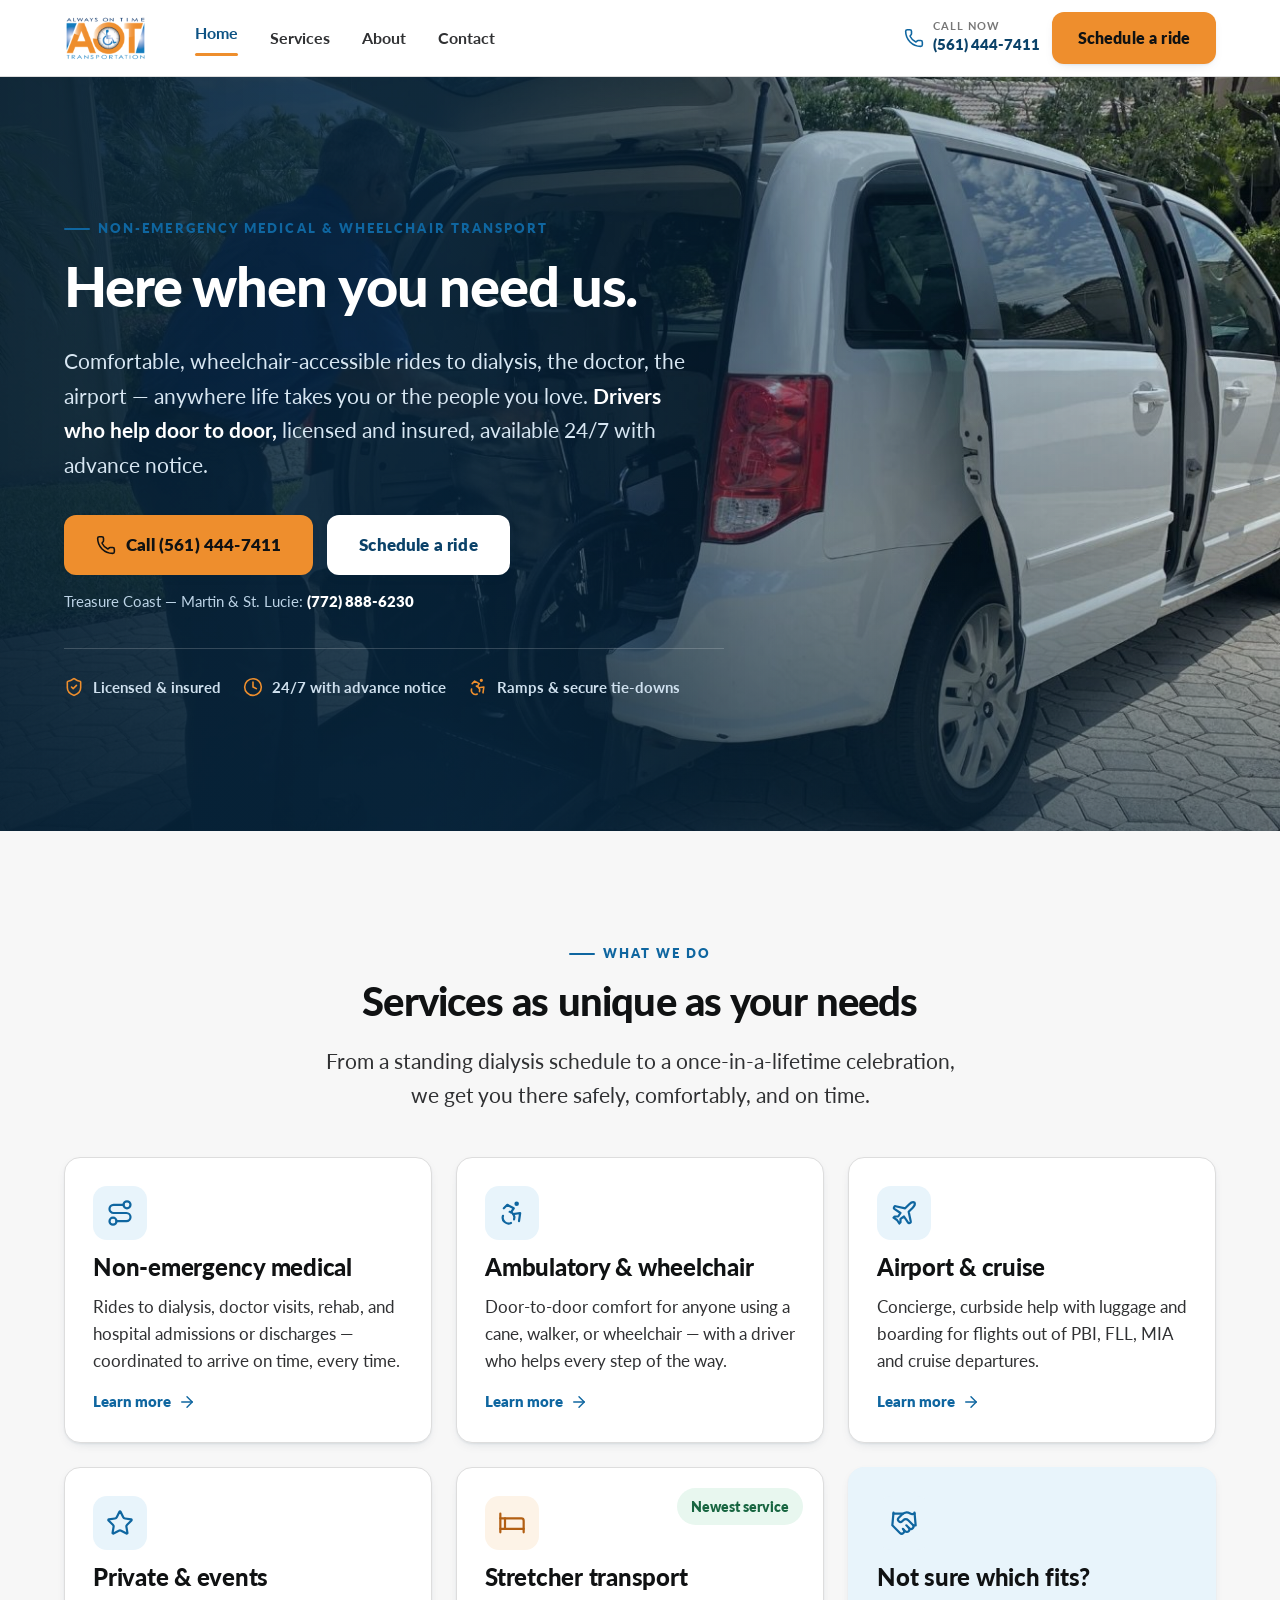
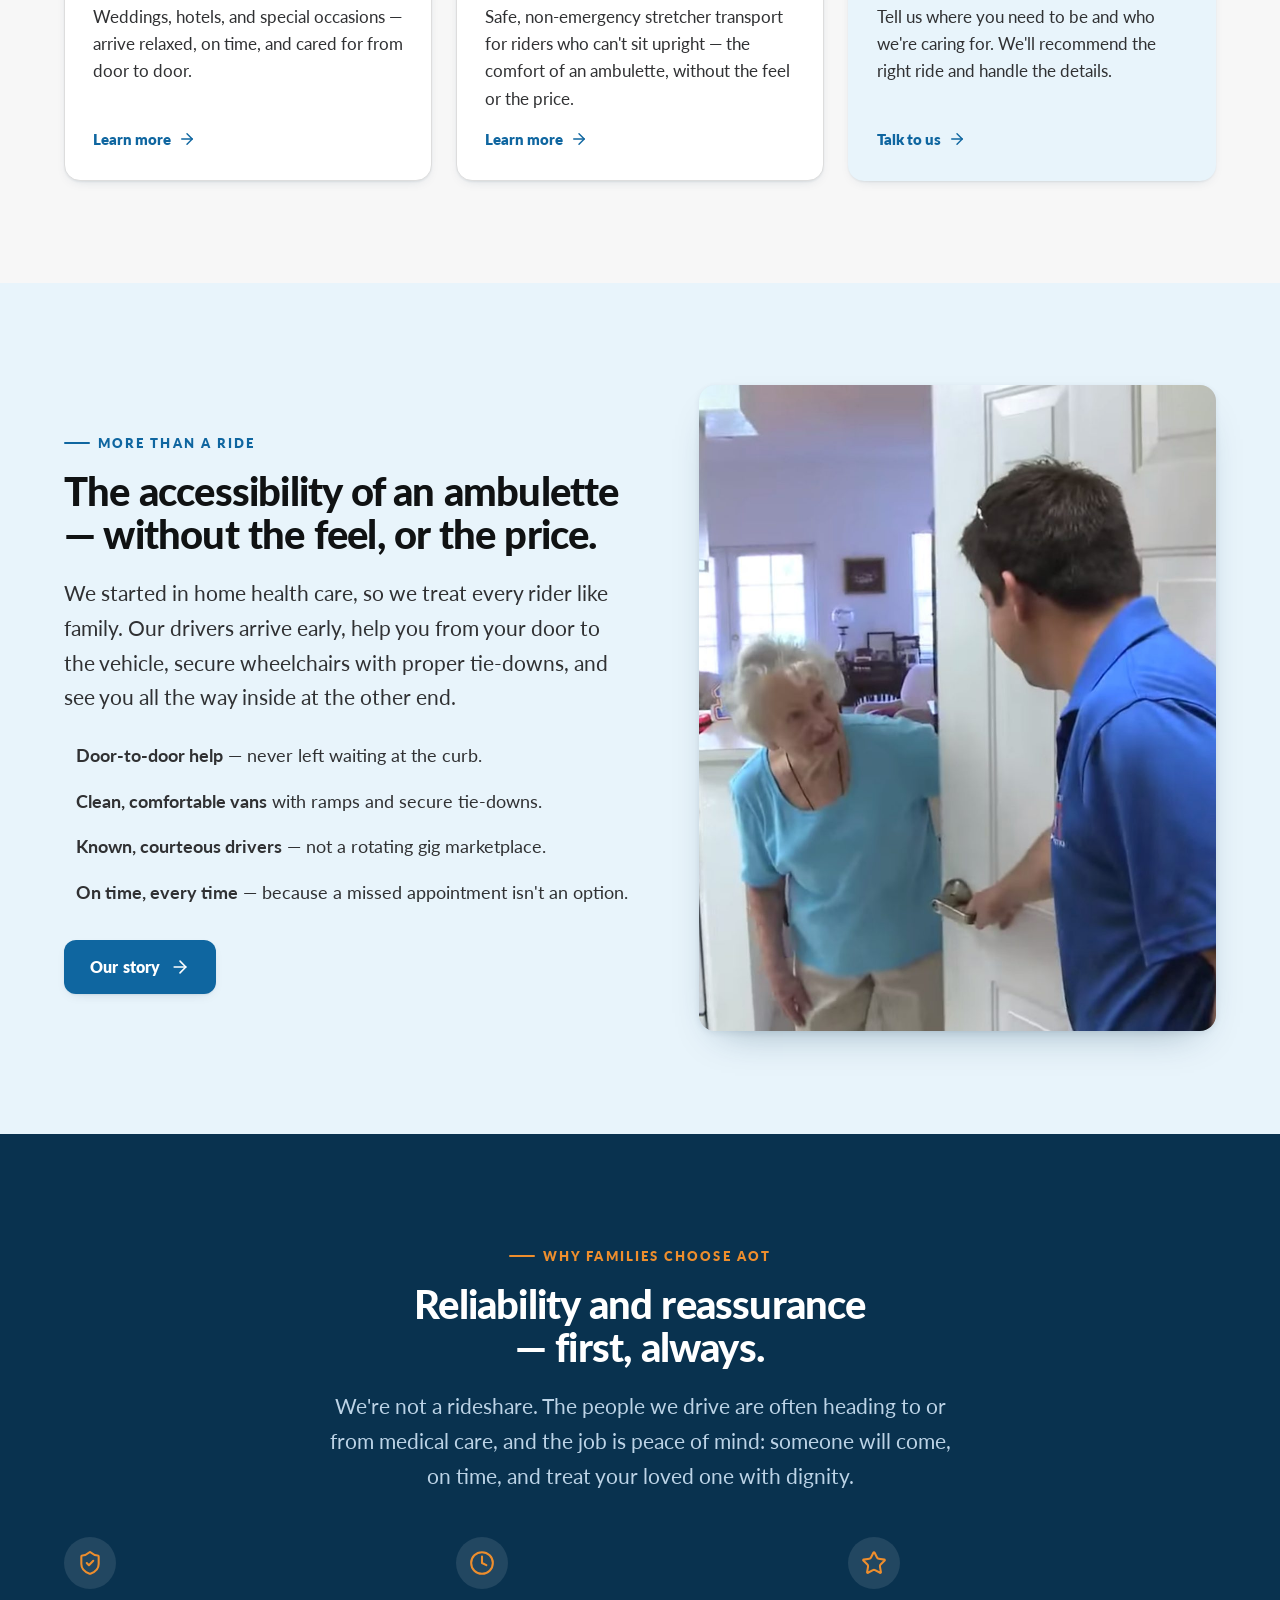
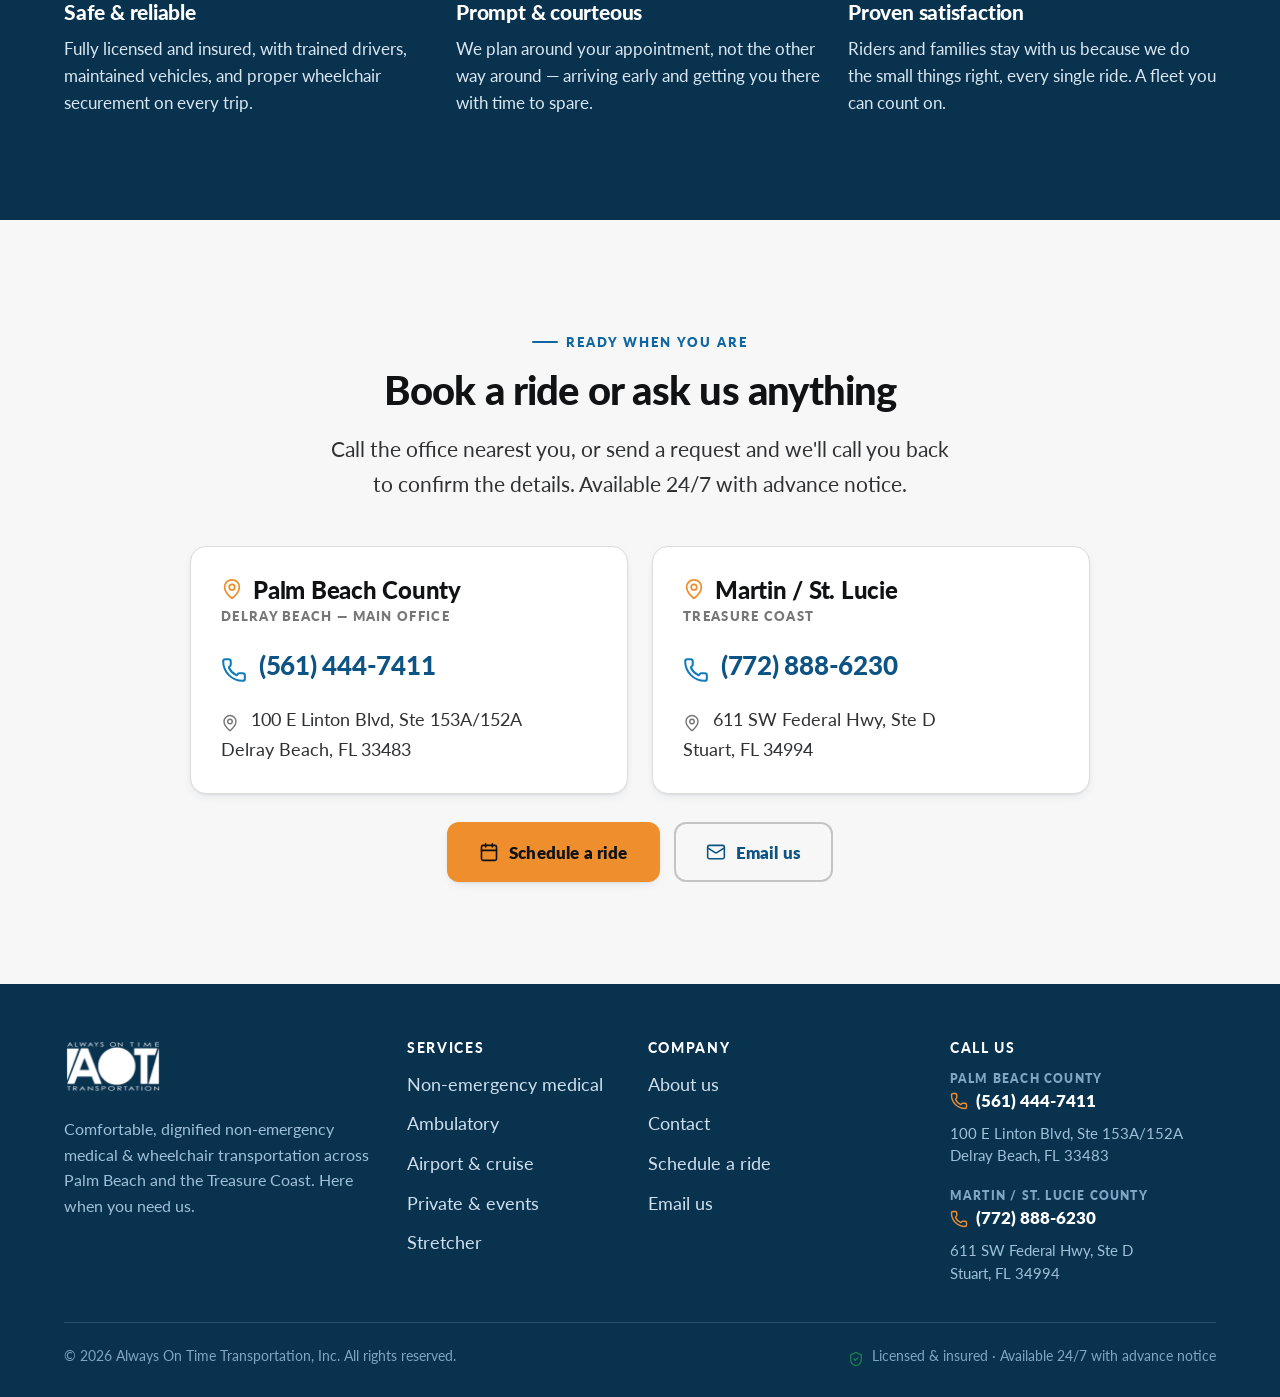
<file: index.html>
<!DOCTYPE html>
<html lang="en">
<head>
<meta charset="utf-8">
<meta name="viewport" content="width=device-width, initial-scale=1">
<title>Always On Time Transportation — Wheelchair & medical transport in South Florida</title>
<meta name="description" content="Comfortable, dignified non-emergency medical and wheelchair transportation across Palm Beach County and the Treasure Coast. Door-to-door, licensed & insured, available 24/7 with advance notice.">
<link rel="icon" type="image/png" href="assets/logo/aot-mark.png">
<link rel="preconnect" href="https://fonts.googleapis.com">
<link rel="preconnect" href="https://fonts.gstatic.com" crossorigin>
<link href="https://fonts.googleapis.com/css2?family=Lato:wght@300;400;700;900&family=IBM+Plex+Mono:wght@400;500&display=swap" rel="stylesheet">
<link rel="stylesheet" href="assets/site.css">
<script src="assets/site.js" defer></script>
</head>
<body>
<site-header active="home"></site-header>

<main>
  <!-- HERO -->
  <section class="hero" data-screen-label="Home hero">
    <div class="hero__media"><img src="assets/photos/van-ramp-deployed.jpg" alt="An Always On Time driver in a blue polo helping load a wheelchair up the ramp of a white AOT accessible van on a bright Florida day."></div>
    <div class="hero__scrim"></div>
    <div class="container">
      <div class="hero__inner">
        <p class="eyebrow">Non-emergency medical &amp; wheelchair transport</p>
        <h1>Here when you need us.</h1>
        <p class="lead">Comfortable, wheelchair-accessible rides to dialysis, the doctor, the airport — anywhere life takes you or the people you love. <strong>Drivers who help door to door,</strong> licensed and insured, available 24/7 with advance notice.</p>
        <div class="btn-row">
          <a class="btn btn-accent btn-lg" href="tel:+15614447411"><span class="i" data-icon="phone"></span>Call (561) 444-7411</a>
          <a class="btn btn-white btn-lg" href="book.html">Schedule a ride</a>
        </div>
        <p style="margin-top:14px;font-size:15px;color:#bcd3e6">Treasure Coast — Martin &amp; St. Lucie: <a href="tel:+17728886230" style="color:#fff;font-weight:800">(772) 888-6230</a></p>
        <div class="hero__trust">
          <span><span class="i" data-icon="shield"></span>Licensed &amp; insured</span>
          <span><span class="i" data-icon="clock"></span>24/7 with advance notice</span>
          <span><span class="i" data-icon="accessibility"></span>Ramps &amp; secure tie-downs</span>
        </div>
      </div>
    </div>
  </section>

  <!-- SERVICES -->
  <section class="section" data-screen-label="Services overview">
    <div class="container">
      <div class="section-head center">
        <p class="eyebrow">What we do</p>
        <h2>Services as unique as your needs</h2>
        <p class="lead">From a standing dialysis schedule to a once-in-a-lifetime celebration, we get you there safely, comfortably, and on time.</p>
      </div>
      <div class="grid grid-3">
        <a class="card svc" href="services.html#nemt">
          <span class="svc__ic"><span class="i" data-icon="route"></span></span>
          <h3>Non-emergency medical</h3>
          <p>Rides to dialysis, doctor visits, rehab, and hospital admissions or discharges — coordinated to arrive on time, every time.</p>
          <span class="svc__more">Learn more <span class="i" data-icon="arrow"></span></span>
        </a>
        <a class="card svc" href="services.html#ambulatory">
          <span class="svc__ic"><span class="i" data-icon="accessibility"></span></span>
          <h3>Ambulatory &amp; wheelchair</h3>
          <p>Door-to-door comfort for anyone using a cane, walker, or wheelchair — with a driver who helps every step of the way.</p>
          <span class="svc__more">Learn more <span class="i" data-icon="arrow"></span></span>
        </a>
        <a class="card svc" href="services.html#airport">
          <span class="svc__ic"><span class="i" data-icon="plane"></span></span>
          <h3>Airport &amp; cruise</h3>
          <p>Concierge, curbside help with luggage and boarding for flights out of PBI, FLL, MIA and cruise departures.</p>
          <span class="svc__more">Learn more <span class="i" data-icon="arrow"></span></span>
        </a>
        <a class="card svc" href="services.html#private">
          <span class="svc__ic"><span class="i" data-icon="star"></span></span>
          <h3>Private &amp; events</h3>
          <p>Weddings, hotels, and special occasions — arrive relaxed, on time, and cared for from door to door.</p>
          <span class="svc__more">Learn more <span class="i" data-icon="arrow"></span></span>
        </a>
        <a class="card svc" href="services.html#stretcher">
          <span class="svc__tag chip chip--new">Newest service</span>
          <span class="svc__ic accent"><span class="i" data-icon="bed"></span></span>
          <h3>Stretcher transport</h3>
          <p>Safe, non-emergency stretcher transport for riders who can't sit upright — the comfort of an ambulette, without the feel or the price.</p>
          <span class="svc__more">Learn more <span class="i" data-icon="arrow"></span></span>
        </a>
        <div class="card svc" style="background:var(--blue-50);border-color:transparent">
          <span class="svc__ic"><span class="i" data-icon="handshake"></span></span>
          <h3>Not sure which fits?</h3>
          <p>Tell us where you need to be and who we're caring for. We'll recommend the right ride and handle the details.</p>
          <a class="svc__more" href="contact.html">Talk to us <span class="i" data-icon="arrow"></span></a>
        </div>
      </div>
    </div>
  </section>

  <!-- CARE SPLIT -->
  <section class="section section--soft" data-screen-label="More than a ride">
    <div class="container">
      <div class="split">
        <div>
          <p class="eyebrow">More than a ride</p>
          <h2>The accessibility of an ambulette — without the feel, or the price.</h2>
          <p class="lead">We started in home health care, so we treat every rider like family. Our drivers arrive early, help you from your door to the vehicle, secure wheelchairs with proper tie-downs, and see you all the way inside at the other end.</p>
          <div class="grid" style="gap:14px;margin-top:26px">
            <div style="display:flex;gap:12px;align-items:flex-start"><span class="i" data-icon="checkCircle" style="color:var(--green-600);flex:0 0 auto;margin-top:2px"></span><div><strong>Door-to-door help</strong> — never left waiting at the curb.</div></div>
            <div style="display:flex;gap:12px;align-items:flex-start"><span class="i" data-icon="checkCircle" style="color:var(--green-600);flex:0 0 auto;margin-top:2px"></span><div><strong>Clean, comfortable vans</strong> with ramps and secure tie-downs.</div></div>
            <div style="display:flex;gap:12px;align-items:flex-start"><span class="i" data-icon="checkCircle" style="color:var(--green-600);flex:0 0 auto;margin-top:2px"></span><div><strong>Known, courteous drivers</strong> — not a rotating gig marketplace.</div></div>
            <div style="display:flex;gap:12px;align-items:flex-start"><span class="i" data-icon="checkCircle" style="color:var(--green-600);flex:0 0 auto;margin-top:2px"></span><div><strong>On time, every time</strong> — because a missed appointment isn't an option.</div></div>
          </div>
          <div class="btn-row" style="margin-top:30px">
            <a class="btn btn-primary" href="about.html">Our story <span class="i" data-icon="arrow"></span></a>
          </div>
        </div>
        <div class="figure figure--tall">
          <img src="assets/photos/driver-greeting-home.jpg" alt="An Always On Time driver in a blue polo greeting a smiling senior woman at the front door of her home.">
        </div>
      </div>
    </div>
  </section>

  <!-- WHY AOT / VALUES -->
  <section class="section section--inverse" data-screen-label="Why AOT">
    <div class="container">
      <div class="section-head center">
        <p class="eyebrow">Why families choose AOT</p>
        <h2>Reliability and reassurance — first, always.</h2>
        <p class="lead">We're not a rideshare. The people we drive are often heading to or from medical care, and the job is peace of mind: someone will come, on time, and treat your loved one with dignity.</p>
      </div>
      <div class="grid grid-3">
        <div class="value">
          <span class="value__ic"><span class="i" data-icon="shield"></span></span>
          <h3>Safe &amp; reliable</h3>
          <p>Fully licensed and insured, with trained drivers, maintained vehicles, and proper wheelchair securement on every trip.</p>
        </div>
        <div class="value">
          <span class="value__ic"><span class="i" data-icon="clock"></span></span>
          <h3>Prompt &amp; courteous</h3>
          <p>We plan around your appointment, not the other way around — arriving early and getting you there with time to spare.</p>
        </div>
        <div class="value">
          <span class="value__ic"><span class="i" data-icon="star"></span></span>
          <h3>Proven satisfaction</h3>
          <p>Riders and families stay with us because we do the small things right, every single ride. A fleet you can count on.</p>
        </div>
      </div>
    </div>
  </section>

  <!-- CONTACT CTA -->
  <section class="section" data-screen-label="Contact CTA">
    <div class="container">
      <div class="section-head center">
        <p class="eyebrow">Ready when you are</p>
        <h2>Book a ride or ask us anything</h2>
        <p class="lead">Call the office nearest you, or send a request and we'll call you back to confirm the details. Available 24/7 with advance notice.</p>
      </div>
      <div class="grid grid-2" style="max-width:900px;margin:0 auto 28px">
        <div class="office">
          <h3><span class="i" data-icon="pin"></span>Palm Beach County</h3>
          <p class="region">Delray Beach — main office</p>
          <a class="office__phone" href="tel:+15614447411"><span class="i" data-icon="phone"></span>(561) 444-7411</a>
          <address><span class="i" data-icon="pin"></span>100 E Linton Blvd, Ste 153A/152A<br>Delray Beach, FL 33483</address>
        </div>
        <div class="office">
          <h3><span class="i" data-icon="pin"></span>Martin / St. Lucie</h3>
          <p class="region">Treasure Coast</p>
          <a class="office__phone" href="tel:+17728886230"><span class="i" data-icon="phone"></span>(772) 888-6230</a>
          <address><span class="i" data-icon="pin"></span>611 SW Federal Hwy, Ste D<br>Stuart, FL 34994</address>
        </div>
      </div>
      <div class="center btn-row" style="justify-content:center">
        <a class="btn btn-accent btn-lg" href="book.html"><span class="i" data-icon="calendar"></span>Schedule a ride</a>
        <a class="btn btn-ghost btn-lg" href="mailto:alwaysontimetransportation@gmail.com"><span class="i" data-icon="mail"></span>Email us</a>
      </div>
    </div>
  </section>
</main>

<site-footer></site-footer>
</body>
</html>
</file>
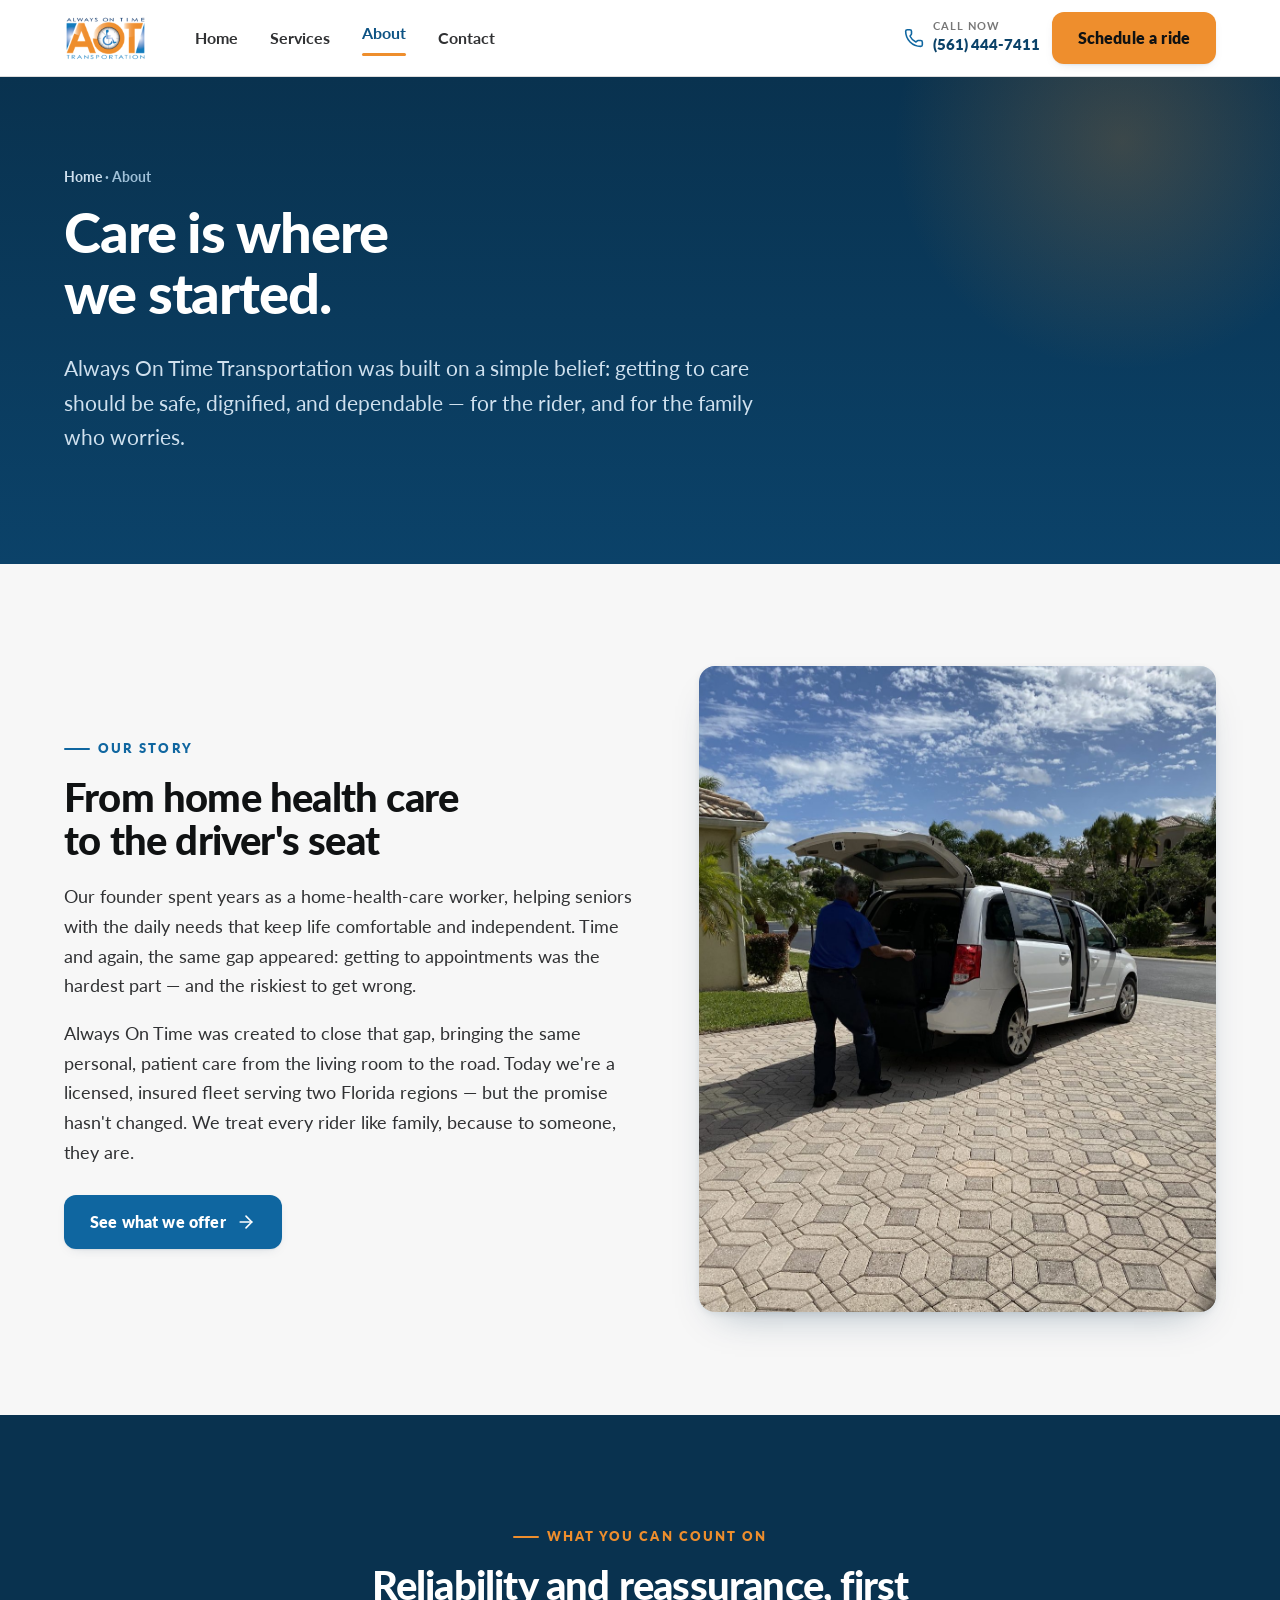
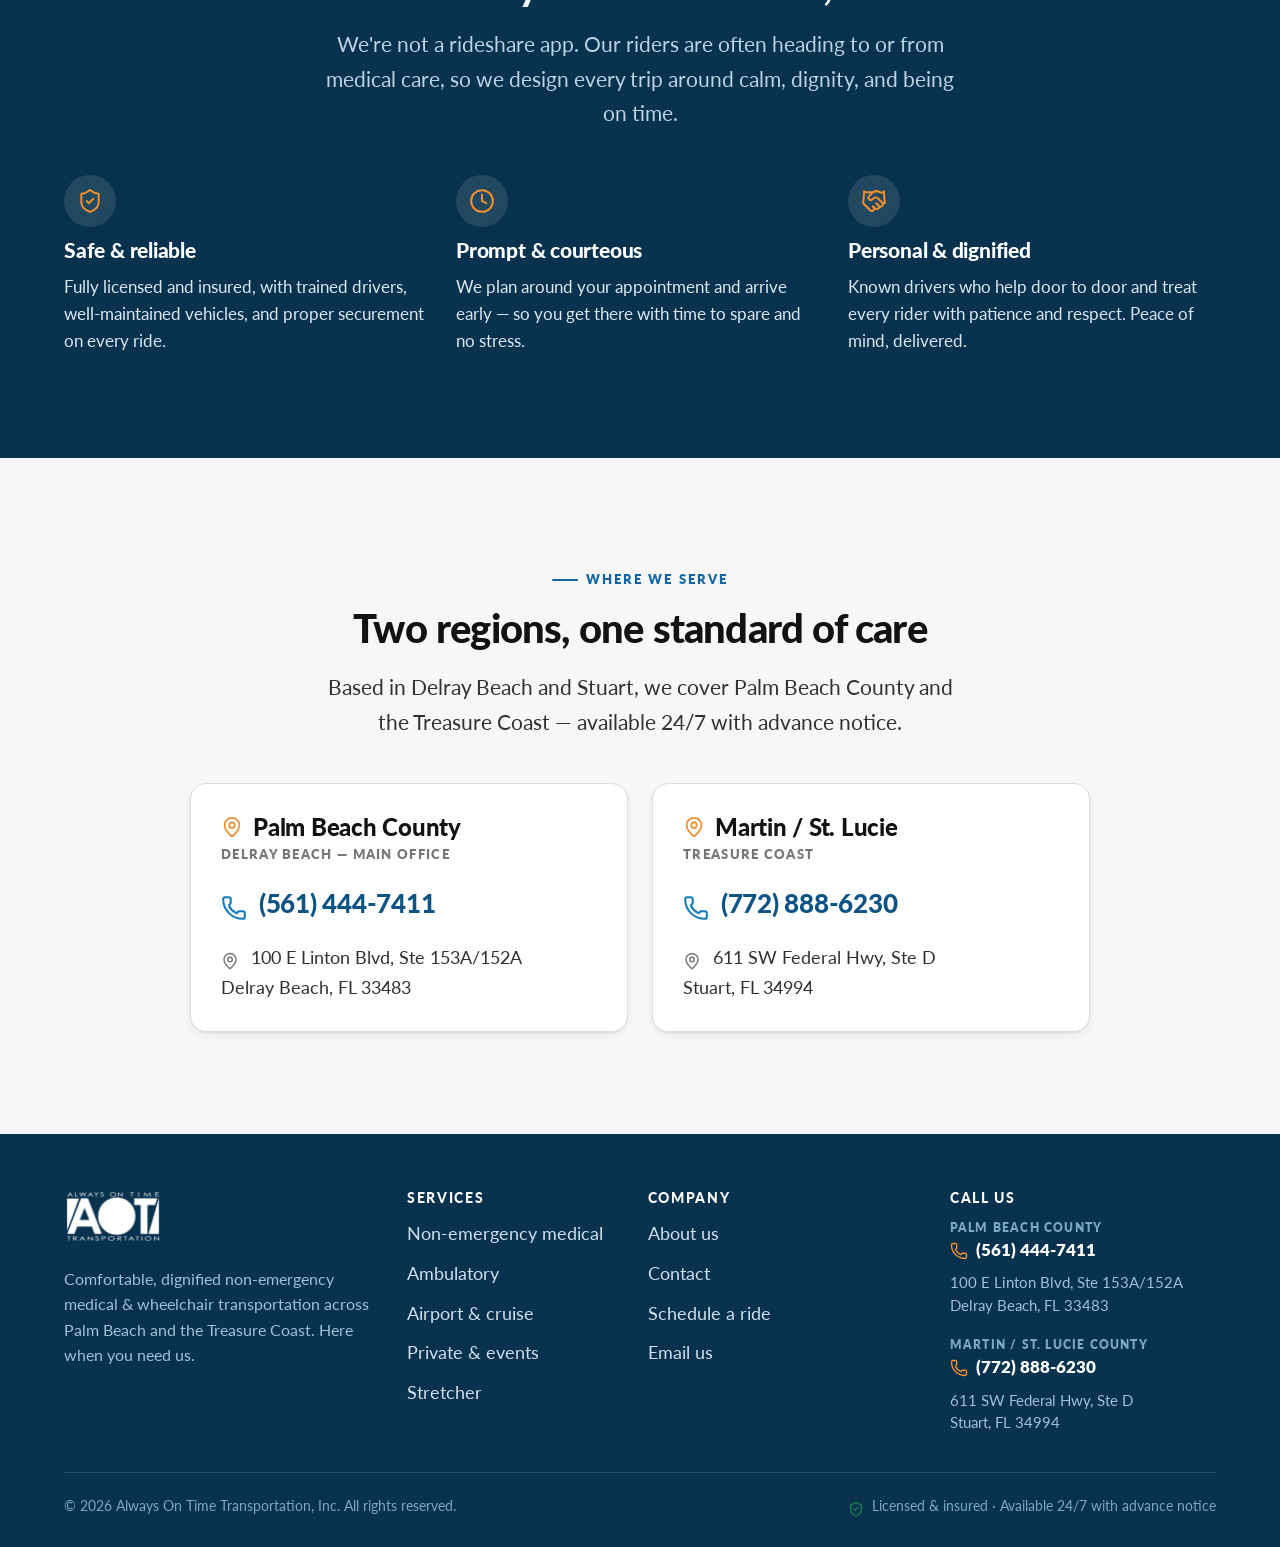
<file: about.html>
<!DOCTYPE html>
<html lang="en">
<head>
<meta charset="utf-8">
<meta name="viewport" content="width=device-width, initial-scale=1">
<title>About — Always On Time Transportation</title>
<meta name="description" content="Always On Time Transportation was founded on care. Learn about our story, our commitment to safe and dignified transportation, and the two Florida regions we serve.">
<link rel="icon" type="image/png" href="assets/logo/aot-mark.png">
<link rel="preconnect" href="https://fonts.googleapis.com">
<link rel="preconnect" href="https://fonts.gstatic.com" crossorigin>
<link href="https://fonts.googleapis.com/css2?family=Lato:wght@300;400;700;900&family=IBM+Plex+Mono:wght@400;500&display=swap" rel="stylesheet">
<link rel="stylesheet" href="assets/site.css">
<script src="assets/site.js" defer></script>
</head>
<body>
<site-header active="about"></site-header>

<main>
  <section class="phero" data-screen-label="About hero">
    <div class="container">
      <p class="crumb"><a href="index.html">Home</a> · About</p>
      <h1>Care is where we started.</h1>
      <p class="lead">Always On Time Transportation was built on a simple belief: getting to care should be safe, dignified, and dependable — for the rider, and for the family who worries.</p>
    </div>
  </section>

  <!-- STORY -->
  <section class="section" data-screen-label="Our story">
    <div class="container">
      <div class="split">
        <div>
          <p class="eyebrow">Our story</p>
          <h2>From home health care to the driver's seat</h2>
          <p>Our founder spent years as a home-health-care worker, helping seniors with the daily needs that keep life comfortable and independent. Time and again, the same gap appeared: getting to appointments was the hardest part — and the riskiest to get wrong.</p>
          <p>Always On Time was created to close that gap, bringing the same personal, patient care from the living room to the road. Today we're a licensed, insured fleet serving two Florida regions — but the promise hasn't changed. We treat every rider like family, because to someone, they are.</p>
          <div class="btn-row" style="margin-top:28px">
            <a class="btn btn-primary" href="services.html">See what we offer <span class="i" data-icon="arrow"></span></a>
          </div>
        </div>
        <div class="figure figure--tall"><img src="assets/photos/driver-wheelchair-open-van.jpg" alt="An Always On Time driver in a blue polo assisting at the open door of a white accessible van."></div>
      </div>
    </div>
  </section>

  <!-- VALUES -->
  <section class="section section--inverse" data-screen-label="About values">
    <div class="container">
      <div class="section-head center">
        <p class="eyebrow">What you can count on</p>
        <h2>Reliability and reassurance, first</h2>
        <p class="lead">We're not a rideshare app. Our riders are often heading to or from medical care, so we design every trip around calm, dignity, and being on time.</p>
      </div>
      <div class="grid grid-3">
        <div class="value">
          <span class="value__ic"><span class="i" data-icon="shield"></span></span>
          <h3>Safe &amp; reliable</h3>
          <p>Fully licensed and insured, with trained drivers, well-maintained vehicles, and proper securement on every ride.</p>
        </div>
        <div class="value">
          <span class="value__ic"><span class="i" data-icon="clock"></span></span>
          <h3>Prompt &amp; courteous</h3>
          <p>We plan around your appointment and arrive early — so you get there with time to spare and no stress.</p>
        </div>
        <div class="value">
          <span class="value__ic"><span class="i" data-icon="handshake"></span></span>
          <h3>Personal &amp; dignified</h3>
          <p>Known drivers who help door to door and treat every rider with patience and respect. Peace of mind, delivered.</p>
        </div>
      </div>
    </div>
  </section>

  <!-- COVERAGE -->
  <section class="section" data-screen-label="Coverage">
    <div class="container">
      <div class="section-head center">
        <p class="eyebrow">Where we serve</p>
        <h2>Two regions, one standard of care</h2>
        <p class="lead">Based in Delray Beach and Stuart, we cover Palm Beach County and the Treasure Coast — available 24/7 with advance notice.</p>
      </div>
      <div class="grid grid-2" style="max-width:900px;margin:0 auto">
        <div class="office">
          <h3><span class="i" data-icon="pin"></span>Palm Beach County</h3>
          <p class="region">Delray Beach — main office</p>
          <a class="office__phone" href="tel:+15614447411"><span class="i" data-icon="phone"></span>(561) 444-7411</a>
          <address><span class="i" data-icon="pin"></span>100 E Linton Blvd, Ste 153A/152A<br>Delray Beach, FL 33483</address>
        </div>
        <div class="office">
          <h3><span class="i" data-icon="pin"></span>Martin / St. Lucie</h3>
          <p class="region">Treasure Coast</p>
          <a class="office__phone" href="tel:+17728886230"><span class="i" data-icon="phone"></span>(772) 888-6230</a>
          <address><span class="i" data-icon="pin"></span>611 SW Federal Hwy, Ste D<br>Stuart, FL 34994</address>
        </div>
      </div>
    </div>
  </section>
</main>

<site-footer></site-footer>
</body>
</html>
</file>
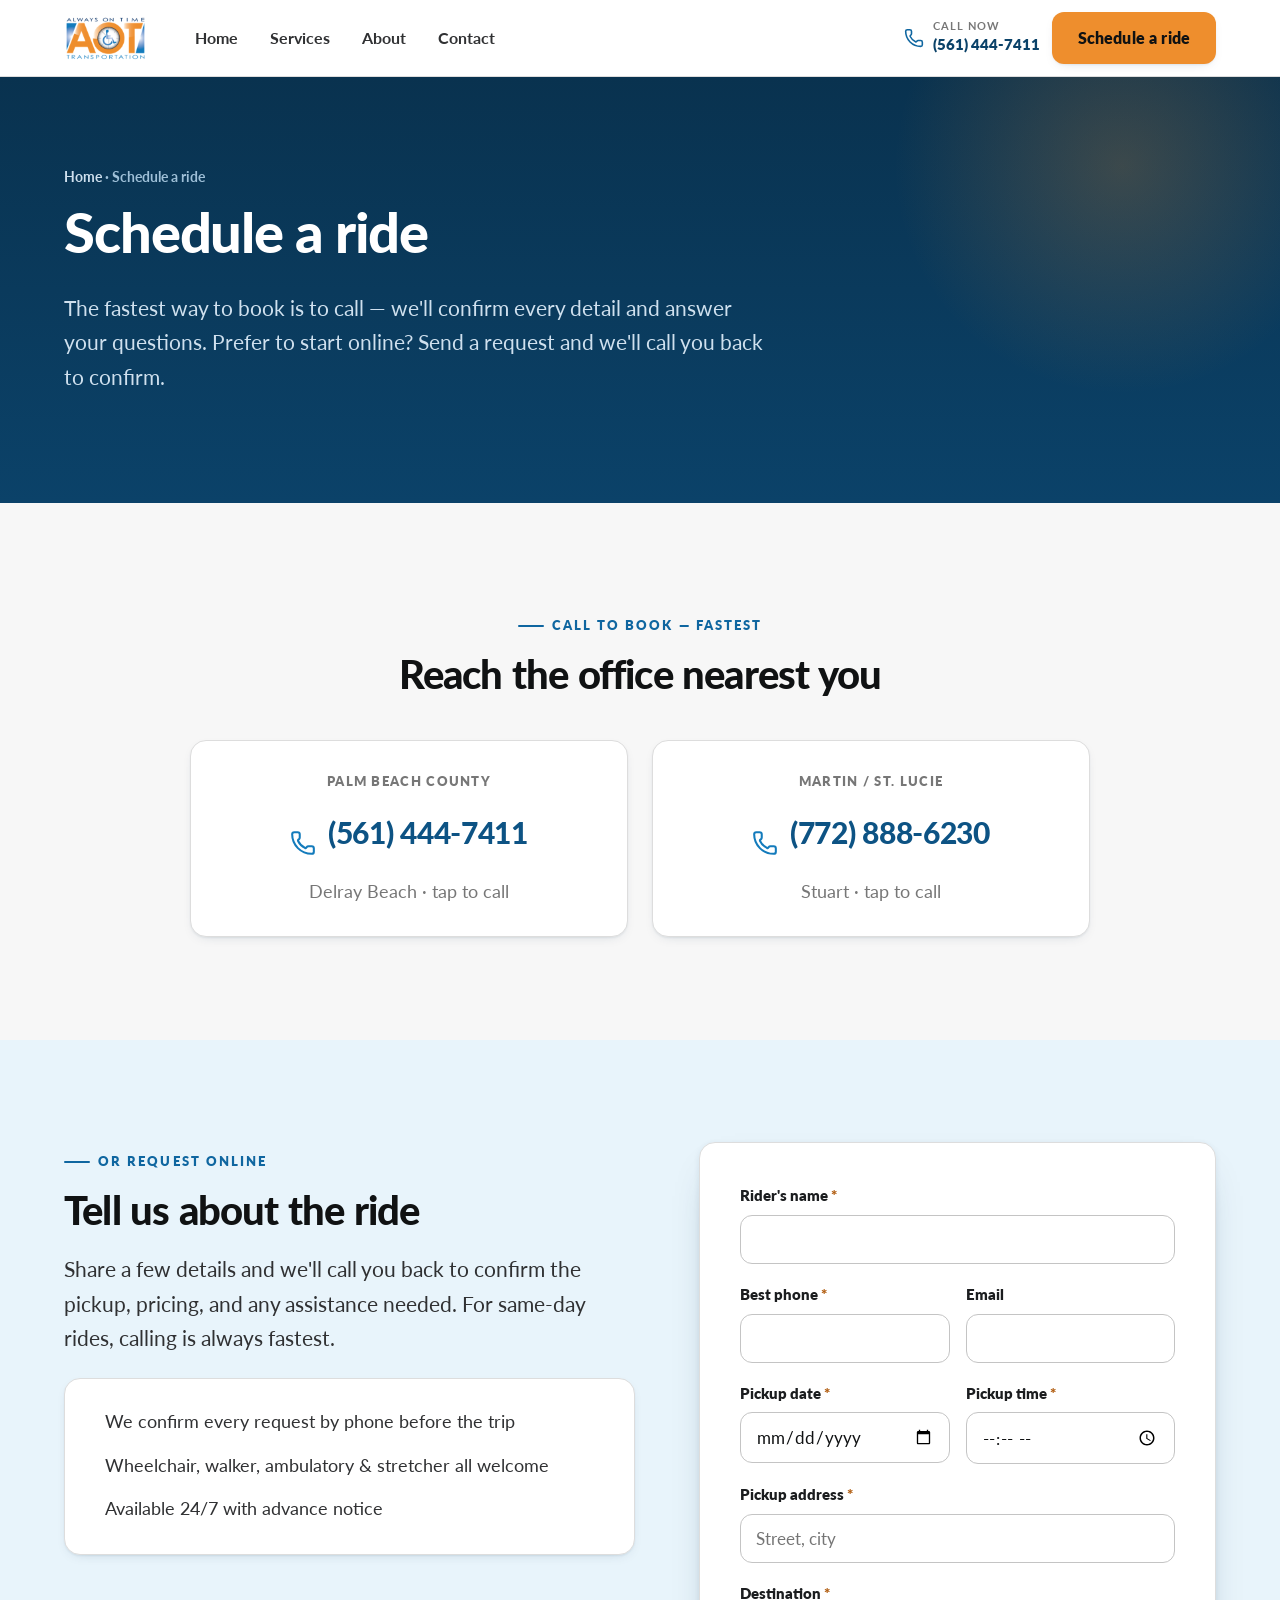
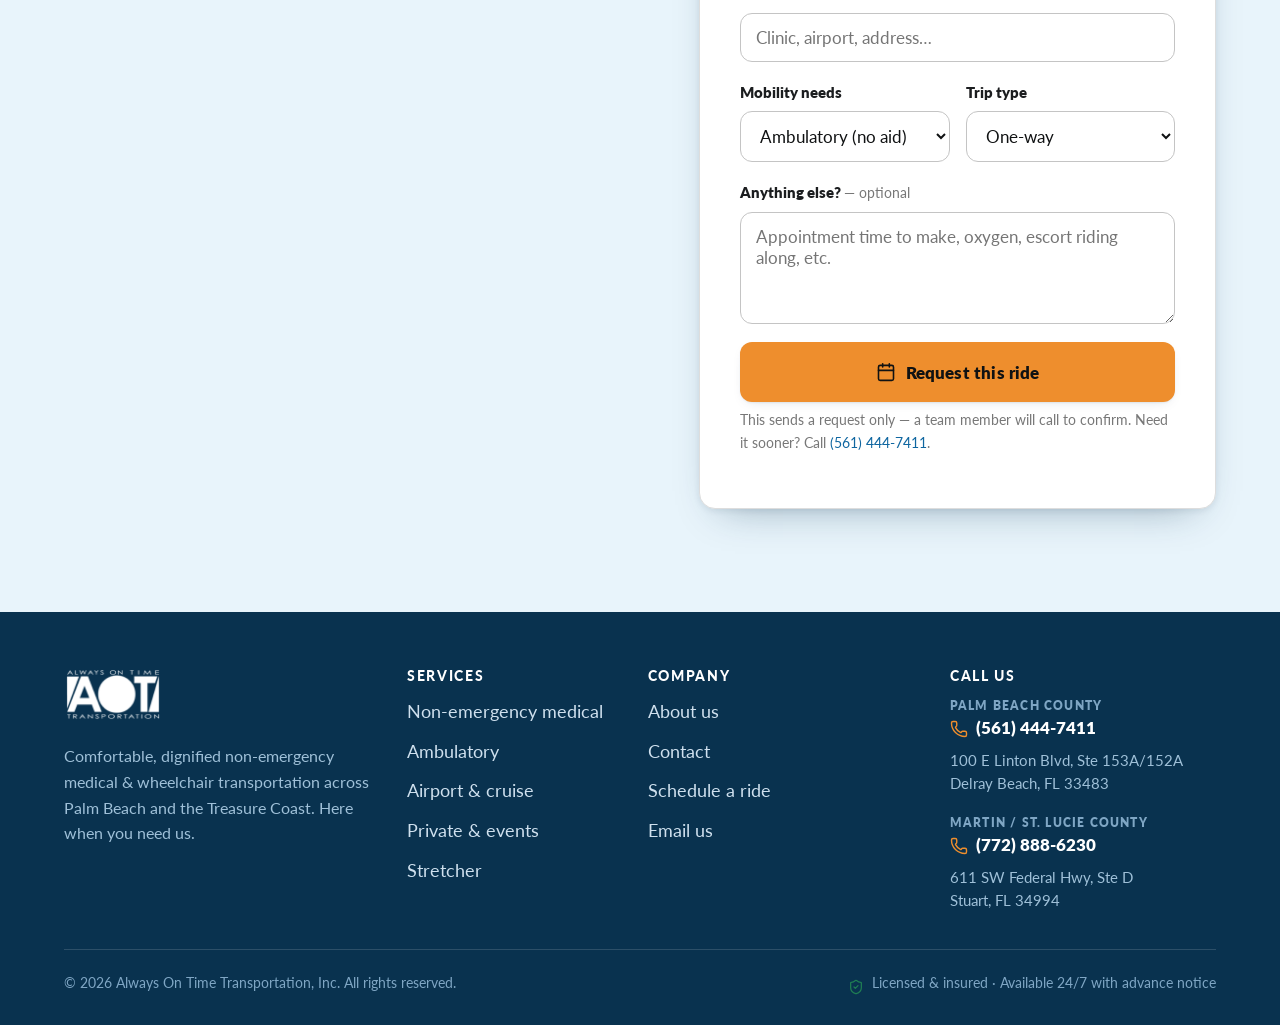
<file: book.html>
<!DOCTYPE html>
<html lang="en">
<head>
<meta charset="utf-8">
<meta name="viewport" content="width=device-width, initial-scale=1">
<title>Schedule a ride — Always On Time Transportation</title>
<meta name="description" content="Book non-emergency medical or wheelchair transportation. Call (561) 444-7411 (Palm Beach) or (772) 888-6230 (Treasure Coast), or request a ride online.">
<link rel="icon" type="image/png" href="assets/logo/aot-mark.png">
<link rel="preconnect" href="https://fonts.googleapis.com">
<link rel="preconnect" href="https://fonts.gstatic.com" crossorigin>
<link href="https://fonts.googleapis.com/css2?family=Lato:wght@300;400;700;900&family=IBM+Plex+Mono:wght@400;500&display=swap" rel="stylesheet">
<link rel="stylesheet" href="assets/site.css">
<script src="assets/site.js" defer></script>
</head>
<body>
<site-header active=""></site-header>

<main>
  <section class="phero" data-screen-label="Book hero">
    <div class="container">
      <p class="crumb"><a href="index.html">Home</a> · Schedule a ride</p>
      <h1>Schedule a ride</h1>
      <p class="lead">The fastest way to book is to call — we'll confirm every detail and answer your questions. Prefer to start online? Send a request and we'll call you back to confirm.</p>
    </div>
  </section>

  <section class="section" data-screen-label="Call to book">
    <div class="container">
      <div class="section-head center">
        <p class="eyebrow">Call to book — fastest</p>
        <h2>Reach the office nearest you</h2>
      </div>
      <div class="grid grid-2" style="max-width:900px;margin:0 auto">
        <a class="office" href="tel:+15614447411" style="text-align:center;display:block">
          <p class="region" style="margin-top:0">Palm Beach County</p>
          <span class="office__phone" style="justify-content:center;font-size:30px"><span class="i" data-icon="phone"></span>(561) 444-7411</span>
          <p style="margin:12px 0 0;color:var(--text-muted)">Delray Beach · tap to call</p>
        </a>
        <a class="office" href="tel:+17728886230" style="text-align:center;display:block">
          <p class="region" style="margin-top:0">Martin / St. Lucie</p>
          <span class="office__phone" style="justify-content:center;font-size:30px"><span class="i" data-icon="phone"></span>(772) 888-6230</span>
          <p style="margin:12px 0 0;color:var(--text-muted)">Stuart · tap to call</p>
        </a>
      </div>
    </div>
  </section>

  <section class="section section--soft" data-screen-label="Request form">
    <div class="container">
      <div class="split" style="align-items:start">
        <div>
          <p class="eyebrow">Or request online</p>
          <h2>Tell us about the ride</h2>
          <p class="lead">Share a few details and we'll call you back to confirm the pickup, pricing, and any assistance needed. For same-day rides, calling is always fastest.</p>
          <div class="card" style="margin-top:22px;background:#fff">
            <div class="stack-sm">
              <div style="display:flex;gap:12px;align-items:flex-start"><span class="i" data-icon="checkCircle" style="color:var(--green-600);flex:0 0 auto;margin-top:2px"></span><div>We confirm every request by phone before the trip</div></div>
              <div style="display:flex;gap:12px;align-items:flex-start"><span class="i" data-icon="accessibility" style="color:var(--blue-600);flex:0 0 auto;margin-top:2px"></span><div>Wheelchair, walker, ambulatory &amp; stretcher all welcome</div></div>
              <div style="display:flex;gap:12px;align-items:flex-start"><span class="i" data-icon="clock" style="color:var(--blue-600);flex:0 0 auto;margin-top:2px"></span><div>Available 24/7 with advance notice</div></div>
            </div>
          </div>
        </div>

        <div class="form-card">
          <form data-ride-form novalidate>
            <div data-form-body>
              <div class="field">
                <label for="b-name">Rider's name <span class="req">*</span></label>
                <input class="input" id="b-name" name="name" type="text" autocomplete="name" required>
              </div>
              <div class="field-row">
                <div class="field">
                  <label for="b-phone">Best phone <span class="req">*</span></label>
                  <input class="input" id="b-phone" name="phone" type="tel" autocomplete="tel" required>
                </div>
                <div class="field">
                  <label for="b-email">Email</label>
                  <input class="input" id="b-email" name="email" type="email" autocomplete="email">
                </div>
              </div>
              <div class="field-row">
                <div class="field">
                  <label for="b-date">Pickup date <span class="req">*</span></label>
                  <input class="input" id="b-date" name="date" type="date" required>
                </div>
                <div class="field">
                  <label for="b-time">Pickup time <span class="req">*</span></label>
                  <input class="input" id="b-time" name="time" type="time" required>
                </div>
              </div>
              <div class="field">
                <label for="b-from">Pickup address <span class="req">*</span></label>
                <input class="input" id="b-from" name="pickup" type="text" placeholder="Street, city" required>
              </div>
              <div class="field">
                <label for="b-to">Destination <span class="req">*</span></label>
                <input class="input" id="b-to" name="dropoff" type="text" placeholder="Clinic, airport, address…" required>
              </div>
              <div class="field-row">
                <div class="field">
                  <label for="b-mob">Mobility needs</label>
                  <select class="select" id="b-mob" name="mobility">
                    <option>Ambulatory (no aid)</option>
                    <option>Walker or cane</option>
                    <option>Wheelchair</option>
                    <option>Stretcher</option>
                    <option>Not sure — please advise</option>
                  </select>
                </div>
                <div class="field">
                  <label for="b-trip">Trip type</label>
                  <select class="select" id="b-trip" name="trip">
                    <option>One-way</option>
                    <option>Round trip</option>
                    <option>Recurring (e.g. dialysis)</option>
                  </select>
                </div>
              </div>
              <div class="field">
                <label for="b-notes">Anything else? <span class="hint">— optional</span></label>
                <textarea class="textarea" id="b-notes" name="notes" placeholder="Appointment time to make, oxygen, escort riding along, etc."></textarea>
              </div>
              <button class="btn btn-accent btn-lg btn-block" type="submit"><span class="i" data-icon="calendar"></span>Request this ride</button>
              <p class="form-note">This sends a request only — a team member will call to confirm. Need it sooner? Call <a href="tel:+15614447411">(561) 444-7411</a>.</p>
            </div>
            <div class="form-ok" data-form-ok hidden>
              <h3><span class="i" data-icon="checkCircle"></span>Request received</h3>
              <p>Thank you<span data-ok-name></span> — we've got your ride request and will call you shortly to confirm the details. If your trip is today, please call us now at <a href="tel:+15614447411">(561) 444-7411</a> so we can prioritize it.</p>
              <div class="btn-row" style="margin-top:16px">
                <a class="btn btn-primary" href="tel:+15614447411"><span class="i" data-icon="phone"></span>Call to confirm</a>
                <a class="btn btn-ghost" href="index.html">Back to home</a>
              </div>
            </div>
          </form>
        </div>
      </div>
    </div>
  </section>
</main>

<site-footer></site-footer>
</body>
</html>
</file>
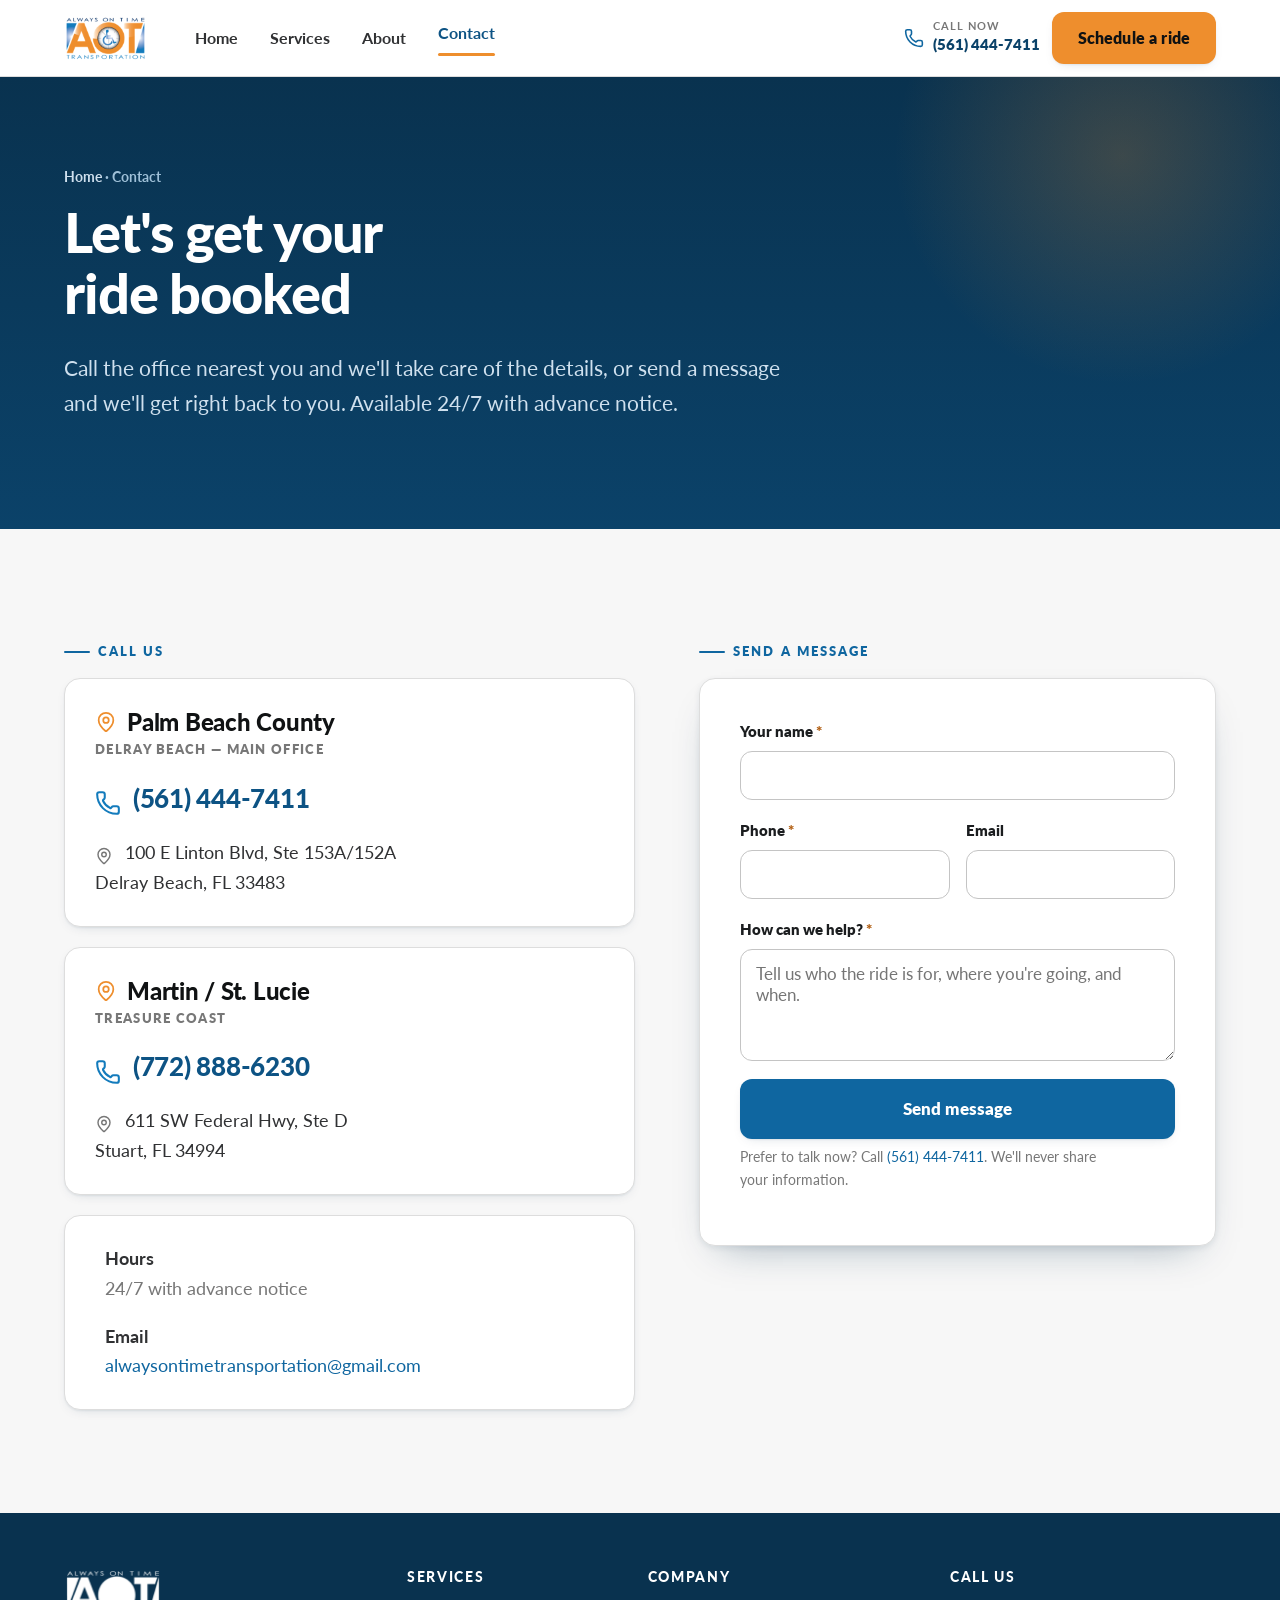
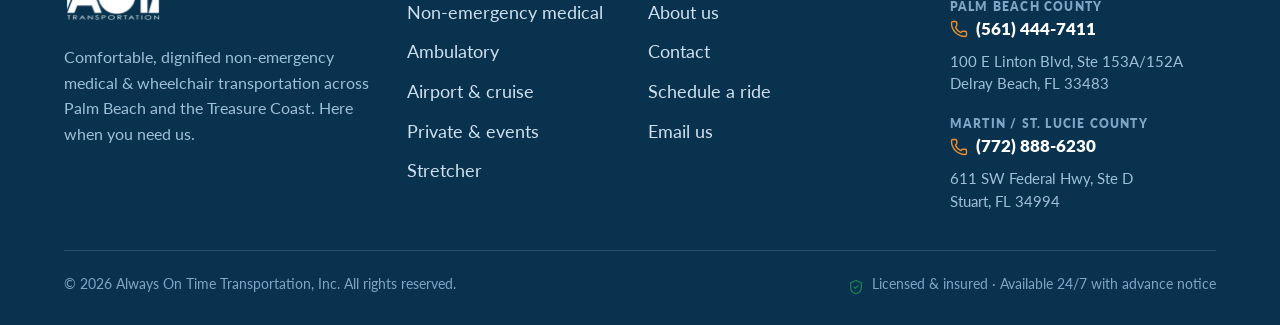
<file: contact.html>
<!DOCTYPE html>
<html lang="en">
<head>
<meta charset="utf-8">
<meta name="viewport" content="width=device-width, initial-scale=1">
<title>Contact — Always On Time Transportation</title>
<meta name="description" content="Call Always On Time Transportation in Palm Beach County (561) 444-7411 or the Treasure Coast (772) 888-6230, or send us a message. Available 24/7 with advance notice.">
<link rel="icon" type="image/png" href="assets/logo/aot-mark.png">
<link rel="preconnect" href="https://fonts.googleapis.com">
<link rel="preconnect" href="https://fonts.gstatic.com" crossorigin>
<link href="https://fonts.googleapis.com/css2?family=Lato:wght@300;400;700;900&family=IBM+Plex+Mono:wght@400;500&display=swap" rel="stylesheet">
<link rel="stylesheet" href="assets/site.css">
<script src="assets/site.js" defer></script>
</head>
<body>
<site-header active="contact"></site-header>

<main>
  <section class="phero" data-screen-label="Contact hero">
    <div class="container">
      <p class="crumb"><a href="index.html">Home</a> · Contact</p>
      <h1>Let's get your ride booked</h1>
      <p class="lead">Call the office nearest you and we'll take care of the details, or send a message and we'll get right back to you. Available 24/7 with advance notice.</p>
    </div>
  </section>

  <section class="section" data-screen-label="Contact details">
    <div class="container">
      <div class="split" style="align-items:start">
        <!-- LEFT: offices + email + hours -->
        <div>
          <p class="eyebrow">Call us</p>
          <div class="stack">
            <div class="office">
              <h3><span class="i" data-icon="pin"></span>Palm Beach County</h3>
              <p class="region">Delray Beach — main office</p>
              <a class="office__phone" href="tel:+15614447411"><span class="i" data-icon="phone"></span>(561) 444-7411</a>
              <address><span class="i" data-icon="pin"></span>100 E Linton Blvd, Ste 153A/152A<br>Delray Beach, FL 33483</address>
            </div>
            <div class="office">
              <h3><span class="i" data-icon="pin"></span>Martin / St. Lucie</h3>
              <p class="region">Treasure Coast</p>
              <a class="office__phone" href="tel:+17728886230"><span class="i" data-icon="phone"></span>(772) 888-6230</a>
              <address><span class="i" data-icon="pin"></span>611 SW Federal Hwy, Ste D<br>Stuart, FL 34994</address>
            </div>
            <div class="card" style="display:flex;flex-wrap:wrap;gap:18px 28px">
              <div style="display:flex;gap:12px;align-items:center"><span class="i" data-icon="clock" style="color:var(--blue-600)"></span><div><strong>Hours</strong><br><span style="color:var(--text-muted)">24/7 with advance notice</span></div></div>
              <div style="display:flex;gap:12px;align-items:center"><span class="i" data-icon="mail" style="color:var(--blue-600)"></span><div><strong>Email</strong><br><a href="mailto:alwaysontimetransportation@gmail.com">alwaysontimetransportation@gmail.com</a></div></div>
            </div>
          </div>
        </div>

        <!-- RIGHT: message form -->
        <div>
          <p class="eyebrow">Send a message</p>
          <div class="form-card">
            <form data-ride-form novalidate>
              <div data-form-body>
                <div class="field">
                  <label for="c-name">Your name <span class="req">*</span></label>
                  <input class="input" id="c-name" name="name" type="text" autocomplete="name" required>
                </div>
                <div class="field-row">
                  <div class="field">
                    <label for="c-phone">Phone <span class="req">*</span></label>
                    <input class="input" id="c-phone" name="phone" type="tel" autocomplete="tel" required>
                  </div>
                  <div class="field">
                    <label for="c-email">Email</label>
                    <input class="input" id="c-email" name="email" type="email" autocomplete="email">
                  </div>
                </div>
                <div class="field">
                  <label for="c-msg">How can we help? <span class="req">*</span></label>
                  <textarea class="textarea" id="c-msg" name="message" required placeholder="Tell us who the ride is for, where you're going, and when."></textarea>
                </div>
                <button class="btn btn-primary btn-lg btn-block" type="submit">Send message</button>
                <p class="form-note">Prefer to talk now? Call <a href="tel:+15614447411">(561) 444-7411</a>. We'll never share your information.</p>
              </div>
              <div class="form-ok" data-form-ok hidden>
                <h3><span class="i" data-icon="checkCircle"></span>Message sent</h3>
                <p>Thank you<span data-ok-name></span> — we've received your message and will get back to you shortly. If it's time-sensitive, please call us at <a href="tel:+15614447411">(561) 444-7411</a>.</p>
              </div>
            </form>
          </div>
        </div>
      </div>
    </div>
  </section>
</main>

<site-footer></site-footer>
</body>
</html>
</file>
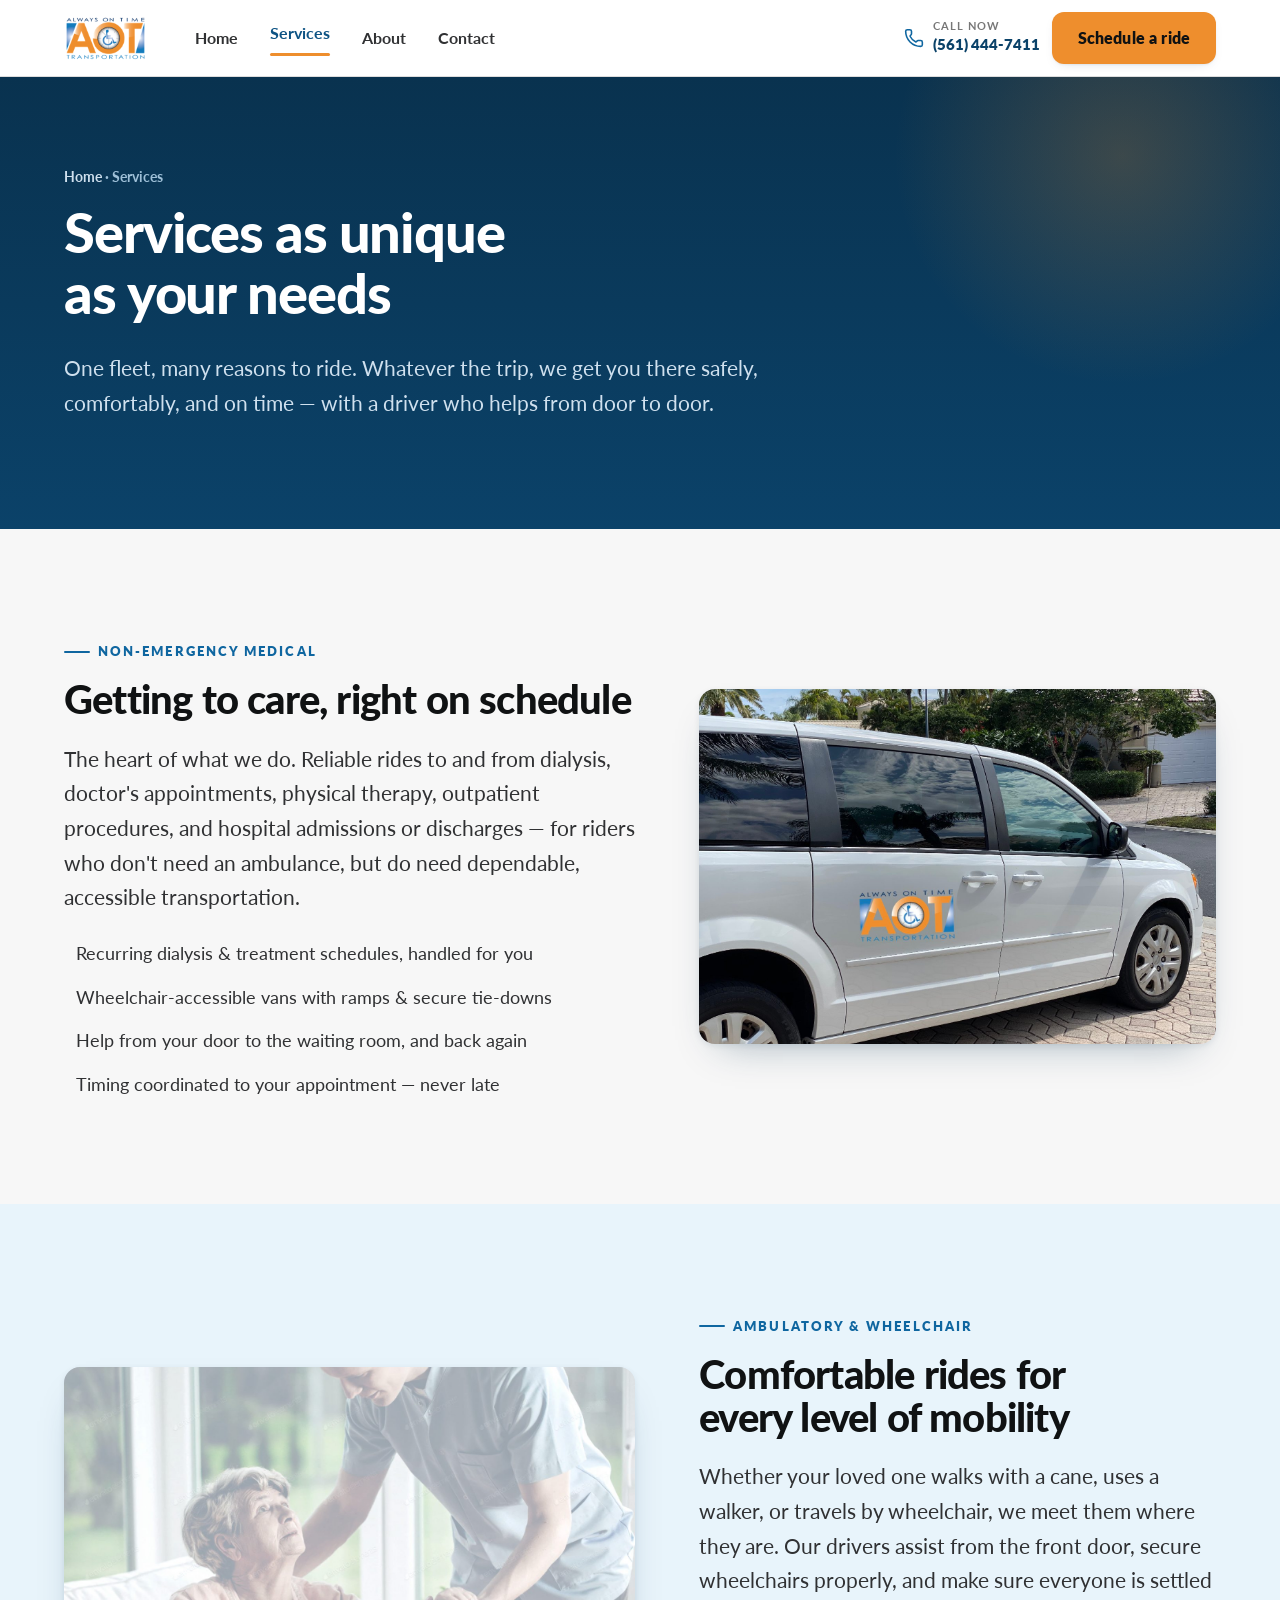
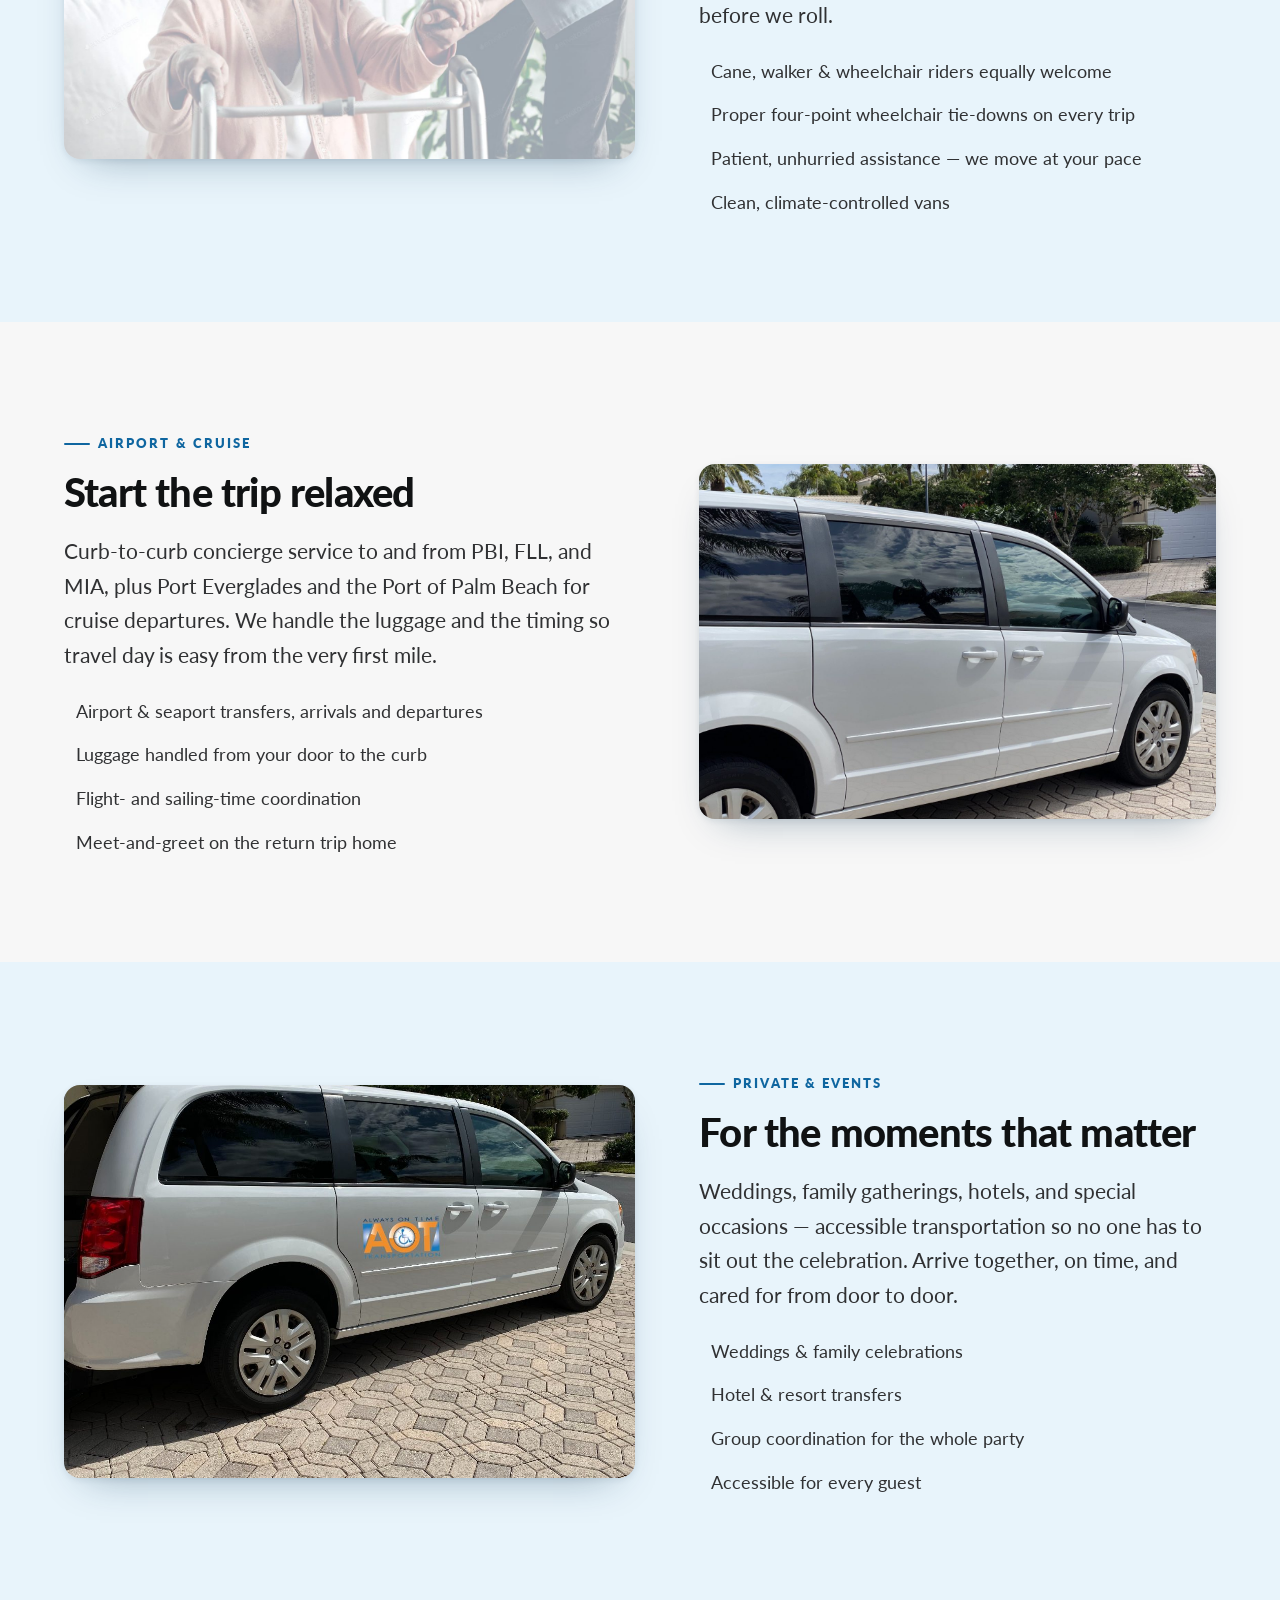
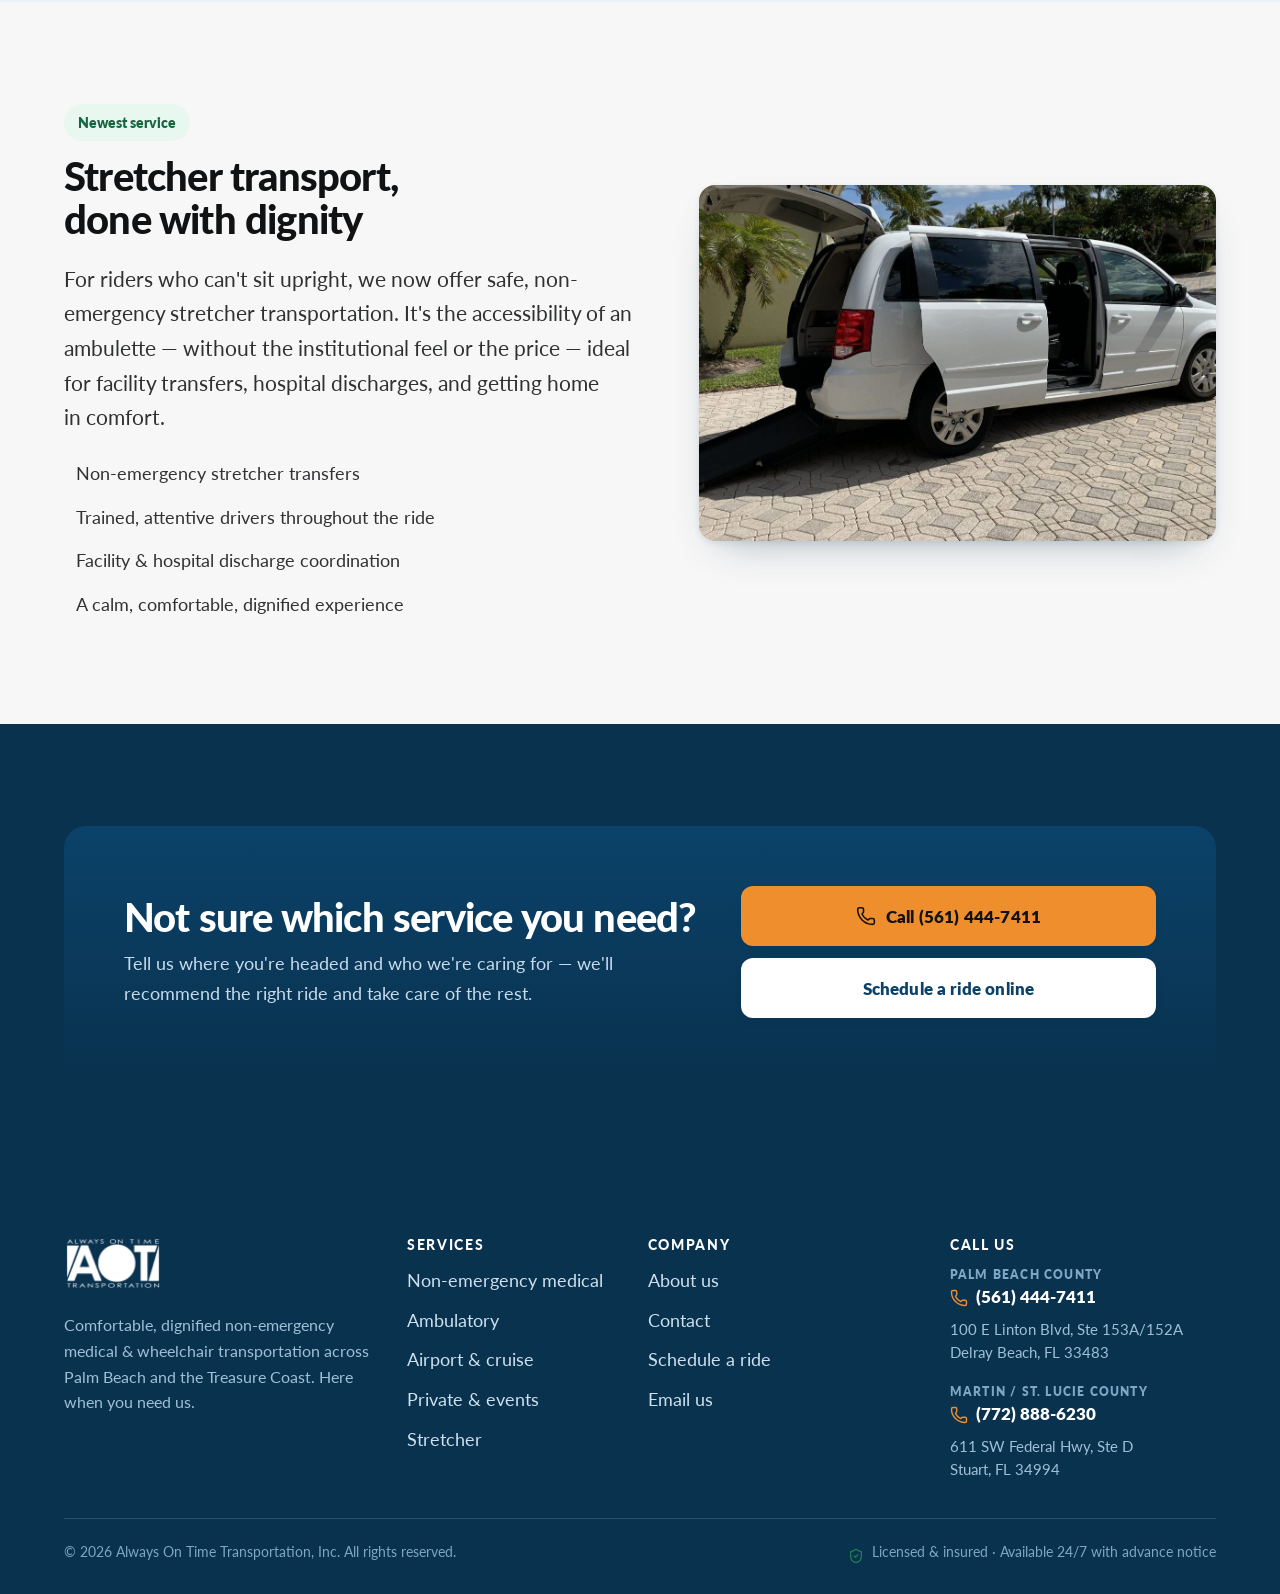
<file: services.html>
<!DOCTYPE html>
<html lang="en">
<head>
<meta charset="utf-8">
<meta name="viewport" content="width=device-width, initial-scale=1">
<title>Services — Always On Time Transportation</title>
<meta name="description" content="Non-emergency medical, ambulatory & wheelchair, airport & cruise, private events, and stretcher transportation across Palm Beach County and the Treasure Coast.">
<link rel="icon" type="image/png" href="assets/logo/aot-mark.png">
<link rel="preconnect" href="https://fonts.googleapis.com">
<link rel="preconnect" href="https://fonts.gstatic.com" crossorigin>
<link href="https://fonts.googleapis.com/css2?family=Lato:wght@300;400;700;900&family=IBM+Plex+Mono:wght@400;500&display=swap" rel="stylesheet">
<link rel="stylesheet" href="assets/site.css">
<script src="assets/site.js" defer></script>
</head>
<body>
<site-header active="services"></site-header>

<main>
  <section class="phero" data-screen-label="Services hero">
    <div class="container">
      <p class="crumb"><a href="index.html">Home</a> · Services</p>
      <h1>Services as unique as your needs</h1>
      <p class="lead">One fleet, many reasons to ride. Whatever the trip, we get you there safely, comfortably, and on time — with a driver who helps from door to door.</p>
    </div>
  </section>

  <!-- NEMT -->
  <section class="section" id="nemt" data-screen-label="NEMT">
    <div class="container">
      <div class="split">
        <div>
          <p class="eyebrow">Non-emergency medical</p>
          <h2>Getting to care, right on schedule</h2>
          <p class="lead">The heart of what we do. Reliable rides to and from dialysis, doctor's appointments, physical therapy, outpatient procedures, and hospital admissions or discharges — for riders who don't need an ambulance, but do need dependable, accessible transportation.</p>
          <div class="stack-sm" style="margin-top:24px">
            <div style="display:flex;gap:12px;align-items:flex-start"><span class="i" data-icon="checkCircle" style="color:var(--green-600);flex:0 0 auto;margin-top:2px"></span><div>Recurring dialysis &amp; treatment schedules, handled for you</div></div>
            <div style="display:flex;gap:12px;align-items:flex-start"><span class="i" data-icon="checkCircle" style="color:var(--green-600);flex:0 0 auto;margin-top:2px"></span><div>Wheelchair-accessible vans with ramps &amp; secure tie-downs</div></div>
            <div style="display:flex;gap:12px;align-items:flex-start"><span class="i" data-icon="checkCircle" style="color:var(--green-600);flex:0 0 auto;margin-top:2px"></span><div>Help from your door to the waiting room, and back again</div></div>
            <div style="display:flex;gap:12px;align-items:flex-start"><span class="i" data-icon="checkCircle" style="color:var(--green-600);flex:0 0 auto;margin-top:2px"></span><div>Timing coordinated to your appointment — never late</div></div>
          </div>
        </div>
        <div class="figure figure--wide"><img src="assets/photos/service-nemt.jpg" alt="A rider being transported for a non-emergency medical appointment in an Always On Time accessible van."></div>
      </div>
    </div>
  </section>

  <!-- AMBULATORY -->
  <section class="section section--soft" id="ambulatory" data-screen-label="Ambulatory">
    <div class="container">
      <div class="split">
        <div class="figure figure--wide"><img src="assets/photos/rider-boarding-ramp.jpg" alt="A rider boarding an Always On Time van using the deployed ramp with the driver assisting."></div>
        <div>
          <p class="eyebrow">Ambulatory &amp; wheelchair</p>
          <h2>Comfortable rides for every level of mobility</h2>
          <p class="lead">Whether your loved one walks with a cane, uses a walker, or travels by wheelchair, we meet them where they are. Our drivers assist from the front door, secure wheelchairs properly, and make sure everyone is settled before we roll.</p>
          <div class="stack-sm" style="margin-top:24px">
            <div style="display:flex;gap:12px;align-items:flex-start"><span class="i" data-icon="checkCircle" style="color:var(--green-600);flex:0 0 auto;margin-top:2px"></span><div>Cane, walker &amp; wheelchair riders equally welcome</div></div>
            <div style="display:flex;gap:12px;align-items:flex-start"><span class="i" data-icon="checkCircle" style="color:var(--green-600);flex:0 0 auto;margin-top:2px"></span><div>Proper four-point wheelchair tie-downs on every trip</div></div>
            <div style="display:flex;gap:12px;align-items:flex-start"><span class="i" data-icon="checkCircle" style="color:var(--green-600);flex:0 0 auto;margin-top:2px"></span><div>Patient, unhurried assistance — we move at your pace</div></div>
            <div style="display:flex;gap:12px;align-items:flex-start"><span class="i" data-icon="checkCircle" style="color:var(--green-600);flex:0 0 auto;margin-top:2px"></span><div>Clean, climate-controlled vans</div></div>
          </div>
        </div>
      </div>
    </div>
  </section>

  <!-- AIRPORT -->
  <section class="section" id="airport" data-screen-label="Airport & cruise">
    <div class="container">
      <div class="split">
        <div>
          <p class="eyebrow">Airport &amp; cruise</p>
          <h2>Start the trip relaxed</h2>
          <p class="lead">Curb-to-curb concierge service to and from PBI, FLL, and MIA, plus Port Everglades and the Port of Palm Beach for cruise departures. We handle the luggage and the timing so travel day is easy from the very first mile.</p>
          <div class="stack-sm" style="margin-top:24px">
            <div style="display:flex;gap:12px;align-items:flex-start"><span class="i" data-icon="checkCircle" style="color:var(--green-600);flex:0 0 auto;margin-top:2px"></span><div>Airport &amp; seaport transfers, arrivals and departures</div></div>
            <div style="display:flex;gap:12px;align-items:flex-start"><span class="i" data-icon="checkCircle" style="color:var(--green-600);flex:0 0 auto;margin-top:2px"></span><div>Luggage handled from your door to the curb</div></div>
            <div style="display:flex;gap:12px;align-items:flex-start"><span class="i" data-icon="checkCircle" style="color:var(--green-600);flex:0 0 auto;margin-top:2px"></span><div>Flight- and sailing-time coordination</div></div>
            <div style="display:flex;gap:12px;align-items:flex-start"><span class="i" data-icon="checkCircle" style="color:var(--green-600);flex:0 0 auto;margin-top:2px"></span><div>Meet-and-greet on the return trip home</div></div>
          </div>
        </div>
        <div class="figure figure--wide"><img src="assets/photos/van-profile.jpg" alt="An Always On Time accessible van ready for an airport or cruise transfer."></div>
      </div>
    </div>
  </section>

  <!-- PRIVATE -->
  <section class="section section--soft" id="private" data-screen-label="Private & events">
    <div class="container">
      <div class="split">
        <div class="figure figure--wide"><img src="assets/photos/van-branded.jpg" alt="A white Always On Time Transportation van with the AOT logo parked in a South Florida driveway."></div>
        <div>
          <p class="eyebrow">Private &amp; events</p>
          <h2>For the moments that matter</h2>
          <p class="lead">Weddings, family gatherings, hotels, and special occasions — accessible transportation so no one has to sit out the celebration. Arrive together, on time, and cared for from door to door.</p>
          <div class="stack-sm" style="margin-top:24px">
            <div style="display:flex;gap:12px;align-items:flex-start"><span class="i" data-icon="checkCircle" style="color:var(--green-600);flex:0 0 auto;margin-top:2px"></span><div>Weddings &amp; family celebrations</div></div>
            <div style="display:flex;gap:12px;align-items:flex-start"><span class="i" data-icon="checkCircle" style="color:var(--green-600);flex:0 0 auto;margin-top:2px"></span><div>Hotel &amp; resort transfers</div></div>
            <div style="display:flex;gap:12px;align-items:flex-start"><span class="i" data-icon="checkCircle" style="color:var(--green-600);flex:0 0 auto;margin-top:2px"></span><div>Group coordination for the whole party</div></div>
            <div style="display:flex;gap:12px;align-items:flex-start"><span class="i" data-icon="checkCircle" style="color:var(--green-600);flex:0 0 auto;margin-top:2px"></span><div>Accessible for every guest</div></div>
          </div>
        </div>
      </div>
    </div>
  </section>

  <!-- STRETCHER -->
  <section class="section" id="stretcher" data-screen-label="Stretcher">
    <div class="container">
      <div class="split">
        <div>
          <p class="chip chip--new" style="margin-bottom:14px">Newest service</p>
          <h2>Stretcher transport, done with dignity</h2>
          <p class="lead">For riders who can't sit upright, we now offer safe, non-emergency stretcher transportation. It's the accessibility of an ambulette — without the institutional feel or the price — ideal for facility transfers, hospital discharges, and getting home in comfort.</p>
          <div class="stack-sm" style="margin-top:24px">
            <div style="display:flex;gap:12px;align-items:flex-start"><span class="i" data-icon="checkCircle" style="color:var(--green-600);flex:0 0 auto;margin-top:2px"></span><div>Non-emergency stretcher transfers</div></div>
            <div style="display:flex;gap:12px;align-items:flex-start"><span class="i" data-icon="checkCircle" style="color:var(--green-600);flex:0 0 auto;margin-top:2px"></span><div>Trained, attentive drivers throughout the ride</div></div>
            <div style="display:flex;gap:12px;align-items:flex-start"><span class="i" data-icon="checkCircle" style="color:var(--green-600);flex:0 0 auto;margin-top:2px"></span><div>Facility &amp; hospital discharge coordination</div></div>
            <div style="display:flex;gap:12px;align-items:flex-start"><span class="i" data-icon="checkCircle" style="color:var(--green-600);flex:0 0 auto;margin-top:2px"></span><div>A calm, comfortable, dignified experience</div></div>
          </div>
        </div>
        <div class="figure figure--wide"><img src="assets/photos/driver-loading-wheelchair.jpg" alt="An Always On Time driver carefully securing equipment at the rear of an accessible van."></div>
      </div>
    </div>
  </section>

  <!-- CTA -->
  <section class="section section--inverse" data-screen-label="Services CTA">
    <div class="container">
      <div class="callout">
        <div>
          <h2>Not sure which service you need?</h2>
          <p>Tell us where you're headed and who we're caring for — we'll recommend the right ride and take care of the rest.</p>
        </div>
        <div class="callout__cta">
          <a class="btn btn-accent btn-lg btn-block" href="tel:+15614447411"><span class="i" data-icon="phone"></span>Call (561) 444-7411</a>
          <a class="btn btn-white btn-lg btn-block" href="book.html">Schedule a ride online</a>
        </div>
      </div>
    </div>
  </section>
</main>

<site-footer></site-footer>
</body>
</html>
</file>
<file: assets/site.css>
/* ============================================================
   Always On Time Transportation — marketing site
   Self-contained stylesheet. Brand tokens are baked in from the
   AOT design system (tokens/colors.css etc.) so this folder
   deploys to Vercel on its own with no build step.
   ============================================================ */

:root {
  /* Brand blue */
  --blue-50:#e8f4fb; --blue-100:#c8e4f6; --blue-500:#137bbc;
  --blue-600:#0f66a0; --blue-700:#0d5384; --blue-800:#0b4269; --blue-900:#09324f;
  /* Brand orange */
  --orange-50:#fdf3e7; --orange-500:#ee8e2d; --orange-hover:#f18200; --orange-700:#b25f13;
  /* Heritage gold + status */
  --gold-500:#bf7f2b; --gold-700:#855618;
  --green-50:#e8f7ef; --green-600:#1f7e53; --green-700:#186641;
  /* Neutrals — true grays from the real site */
  --n-0:#ffffff; --n-50:#f7f7f7; --n-100:#eaeaea; --n-200:#dddddd;
  --n-300:#c4c4c4; --n-400:#9a9a9a; --n-500:#777777; --n-600:#555658;
  --n-700:#303133; --n-800:#1b1d1f; --n-900:#101213;

  /* Semantic aliases */
  --color-brand:var(--blue-500);
  --color-brand-strong:var(--blue-600);
  --color-accent:var(--orange-500);
  --color-accent-hover:var(--orange-hover);
  --text-strong:var(--n-900);
  --text-body:var(--n-700);
  --text-muted:var(--n-500);
  --surface-page:var(--n-50);
  --surface-card:var(--n-0);
  --surface-inverse:var(--blue-900);
  --border-subtle:var(--n-200);
  --border-default:var(--n-300);
  --focus-ring:#3195d2;

  --container:1200px;
  --reading:720px;
  --radius-lg:16px;
  --radius-md:12px;
  --radius-sm:8px;
  --section-y:clamp(56px,8vw,104px);
  --shadow-sm:0 1px 2px rgba(9,50,79,.06), 0 4px 14px -8px rgba(9,50,79,.28);
  --shadow-md:0 2px 6px rgba(9,50,79,.08), 0 18px 40px -22px rgba(9,50,79,.42);
  --shadow-lg:0 30px 60px -30px rgba(9,50,79,.5);
  --ease-out:cubic-bezier(.22,.61,.36,1);
}

*{ box-sizing:border-box; }
html{ scroll-behavior:smooth; -webkit-text-size-adjust:100%; }
body{
  margin:0;
  font-family:"Lato",system-ui,-apple-system,Segoe UI,Roboto,sans-serif;
  font-size:18px;
  line-height:1.65;
  color:var(--text-body);
  background:var(--surface-page);
  -webkit-font-smoothing:antialiased;
  text-rendering:optimizeLegibility;
}
img{ max-width:100%; display:block; }
h1,h2,h3,h4{ color:var(--text-strong); font-weight:900; line-height:1.08; letter-spacing:-.02em; margin:0 0 .5em; text-wrap:balance; }
h1{ font-size:clamp(34px,5.2vw,56px); }
h2{ font-size:clamp(28px,3.6vw,40px); }
h3{ font-size:clamp(20px,2.2vw,24px); letter-spacing:-.01em; }
p{ margin:0 0 1em; text-wrap:pretty; }
a{ color:var(--blue-600); text-decoration:none; }
a:hover{ color:var(--blue-700); text-decoration:underline; }
:focus-visible{ outline:3px solid var(--focus-ring); outline-offset:2px; border-radius:4px; }
.mono{ font-family:"IBM Plex Mono",ui-monospace,monospace; }

/* ---------- layout ---------- */
.container{ width:100%; max-width:var(--container); margin:0 auto; padding:0 24px; }
.section{ padding-block:var(--section-y); }
.section--tint{ background:var(--surface-page); }
.section--soft{ background:var(--blue-50); }
.section--inverse{ background:var(--surface-inverse); color:#dbe8f2; }
.section--inverse h2,.section--inverse h3{ color:#fff; }
.eyebrow{ display:inline-flex; align-items:center; gap:8px; margin:0 0 16px; font-size:13px; font-weight:800;
  letter-spacing:.16em; text-transform:uppercase; color:var(--blue-600); }
.section--inverse .eyebrow{ color:var(--orange-500); }
.eyebrow::before{ content:""; width:26px; height:2px; background:currentColor; border-radius:2px; }
.lead{ font-size:clamp(18px,2.1vw,21px); color:var(--text-body); max-width:60ch; }
.section--inverse .lead{ color:#bcd3e6; }
.center{ text-align:center; }
.center .eyebrow{ } .center .lead{ margin-inline:auto; }
.stack-sm>*+*{ margin-top:12px; } .stack>*+*{ margin-top:20px; }

/* ---------- buttons ---------- */
.btn{ --bg:var(--blue-600); --fg:#fff; display:inline-flex; align-items:center; justify-content:center; gap:10px;
  font-family:inherit; font-size:16px; font-weight:800; line-height:1; letter-spacing:.01em; cursor:pointer;
  padding:15px 24px; min-height:52px; border:2px solid transparent; border-radius:var(--radius-md);
  background:var(--bg); color:var(--fg); text-decoration:none; white-space:nowrap;
  transition:background .16s var(--ease-out), transform .1s var(--ease-out), box-shadow .16s var(--ease-out); }
.btn:hover{ text-decoration:none; color:var(--fg); }
.btn:active{ transform:scale(.98); }
.btn .i{ width:20px; height:20px; }
.btn-primary{ --bg:var(--blue-600); box-shadow:var(--shadow-sm); }
.btn-primary:hover{ --bg:var(--blue-700); box-shadow:var(--shadow-md); }
.btn-accent{ --bg:var(--orange-500); --fg:var(--n-900); box-shadow:var(--shadow-sm); }
.btn-accent:hover{ --bg:var(--orange-hover); box-shadow:var(--shadow-md); }
.btn-ghost{ --bg:transparent; --fg:var(--blue-700); border-color:var(--border-default); }
.btn-ghost:hover{ --bg:var(--blue-50); border-color:var(--blue-500); --fg:var(--blue-700); }
.btn-white{ --bg:#fff; --fg:var(--blue-800); box-shadow:var(--shadow-sm); }
.btn-white:hover{ --bg:#eaf3fa; }
.btn-outline-white{ --bg:transparent; --fg:#fff; border-color:rgba(255,255,255,.55); }
.btn-outline-white:hover{ --bg:rgba(255,255,255,.12); border-color:#fff; color:#fff; }
.btn-lg{ font-size:17px; padding:18px 30px; min-height:60px; }
.btn-block{ width:100%; }
.btn-row{ display:flex; flex-wrap:wrap; gap:14px; }

/* ---------- logo web component ---------- */
aot-logo{ display:inline-flex; align-items:center; height:46px; line-height:0; }
aot-logo img{ height:100%; width:auto; }
aot-logo .aot-msk{ height:100%; display:block; -webkit-mask-repeat:no-repeat; mask-repeat:no-repeat;
  -webkit-mask-position:center; mask-position:center; -webkit-mask-size:contain; mask-size:contain; }
aot-logo[variant="lockup"] .aot-msk{ aspect-ratio:250/132; }
aot-logo[variant="mark"] .aot-msk{ aspect-ratio:1/1; }
aot-logo .aot-msk.is-reversed{ background:#fff; }
aot-logo .aot-msk.is-mono{ background:var(--color-brand); }

/* ---------- header ---------- */
site-header{ display:block; position:sticky; top:0; z-index:50; }
.site-hdr{ background:rgba(255,255,255,.92); backdrop-filter:saturate(1.4) blur(10px);
  border-bottom:1px solid var(--border-subtle); transition:box-shadow .2s var(--ease-out); }
.site-hdr.is-scrolled{ box-shadow:var(--shadow-sm); }
.site-hdr__bar{ display:flex; align-items:center; gap:20px; height:76px; }
.site-hdr__brand{ display:inline-flex; align-items:center; }
.site-hdr__brand aot-logo{ height:44px; }
.site-hdr__nav{ display:flex; align-items:center; gap:4px; margin-left:14px; }
.site-hdr__nav a{ color:var(--n-700); font-weight:700; font-size:16px; padding:10px 14px; border-radius:8px; text-decoration:none; transition:background .14s, color .14s; }
.site-hdr__nav a:hover{ background:var(--blue-50); color:var(--blue-700); }
.site-hdr__nav a.is-active{ color:var(--blue-700); }
.site-hdr__nav a.is-active::after{ content:""; display:block; height:3px; margin-top:6px; border-radius:3px; background:var(--orange-500); }
.site-hdr__right{ display:flex; align-items:center; gap:12px; margin-left:auto; }
.hdr-call{ display:inline-flex; align-items:center; gap:9px; font-weight:800; color:var(--blue-800); text-decoration:none; font-size:15px; }
.hdr-call .i{ width:20px; height:20px; color:var(--blue-600); }
.hdr-call small{ display:block; font-size:11px; font-weight:700; letter-spacing:.1em; text-transform:uppercase; color:var(--text-muted); line-height:1.2; }
.hdr-call:hover{ color:var(--blue-600); text-decoration:none; }
.hdr-toggle{ display:none; align-items:center; justify-content:center; width:48px; height:48px; margin-left:auto;
  background:none; border:1px solid var(--border-subtle); border-radius:10px; color:var(--n-800); cursor:pointer; }
.hdr-toggle .i{ width:26px; height:26px; }
.site-hdr__mobile{ display:none; }

@media (max-width:940px){
  .site-hdr__nav, .site-hdr__right{ display:none; }
  .hdr-toggle{ display:inline-flex; }
  .site-hdr__mobile{ display:block; border-top:1px solid var(--border-subtle); background:#fff; padding:12px 24px 22px; }
  .site-hdr__mobile[hidden]{ display:none; }
  .site-hdr__mobile a.m-link{ display:block; padding:14px 6px; font-size:19px; font-weight:800; color:var(--n-800); border-bottom:1px solid var(--border-subtle); }
  .site-hdr__mobile .m-calls{ display:grid; gap:10px; margin-top:16px; }
}

/* ---------- hero ---------- */
.hero{ position:relative; isolation:isolate; background:var(--blue-900); color:#fff; overflow:hidden; }
.hero__media{ position:absolute; inset:0; z-index:-2; }
.hero__media img{ width:100%; height:100%; object-fit:cover; object-position:60% center; }
.hero__scrim{ position:absolute; inset:0; z-index:-1;
  background:linear-gradient(90deg, rgba(6,32,52,.92) 0%, rgba(7,38,62,.82) 34%, rgba(9,50,79,.36) 66%, rgba(9,50,79,.12) 100%),
             linear-gradient(0deg, rgba(6,28,46,.55), rgba(6,28,46,0) 40%); }
.hero__inner{ padding-block:clamp(64px,11vw,132px); max-width:660px; }
.hero h1{ color:#fff; }
.hero .lead{ color:#d7e6f2; margin-top:18px; }
.hero .lead strong{ color:#fff; font-weight:700; }
.hero .btn-row{ margin-top:32px; }
.hero__trust{ display:flex; flex-wrap:wrap; gap:10px 22px; margin-top:34px; padding-top:26px; border-top:1px solid rgba(255,255,255,.18); }
.hero__trust span{ display:inline-flex; align-items:center; gap:9px; font-weight:700; font-size:15px; color:#cfe0ee; }
.hero__trust .i{ width:20px; height:20px; color:var(--orange-500); }

/* ---------- chips / meta ---------- */
.chip{ display:inline-flex; align-items:center; gap:8px; padding:7px 14px; border-radius:999px; font-size:14px; font-weight:800;
  background:var(--blue-50); color:var(--blue-700); }
.chip--accent{ background:var(--orange-50); color:var(--orange-700); }
.chip--new{ background:var(--green-50); color:var(--green-700); }

/* ---------- grids ---------- */
.grid{ display:grid; gap:24px; }
.grid-2{ grid-template-columns:repeat(2,1fr); }
.grid-3{ grid-template-columns:repeat(3,1fr); }
.grid-4{ grid-template-columns:repeat(4,1fr); }
.split{ display:grid; grid-template-columns:1.05fr .95fr; gap:clamp(32px,5vw,72px); align-items:center; }
.section-head{ max-width:64ch; margin-bottom:44px; }
.section-head.center{ margin-inline:auto; }

/* ---------- cards ---------- */
.card{ background:var(--surface-card); border:1px solid var(--border-subtle); border-radius:var(--radius-lg);
  box-shadow:var(--shadow-sm); padding:28px; }
.svc{ display:flex; flex-direction:column; gap:14px; transition:transform .18s var(--ease-out), box-shadow .18s var(--ease-out); position:relative; }
a.svc{ color:inherit; text-decoration:none; }
a.svc:hover{ transform:translateY(-3px); box-shadow:var(--shadow-md); text-decoration:none; }
.svc__ic{ width:54px; height:54px; border-radius:14px; display:inline-flex; align-items:center; justify-content:center;
  background:var(--blue-50); color:var(--blue-600); }
.svc__ic .i{ width:28px; height:28px; }
.svc__ic.accent{ background:var(--orange-50); color:var(--orange-700); }
.svc h3{ margin:0; }
.svc p{ margin:0; color:var(--text-body); font-size:16.5px; }
.svc__more{ margin-top:auto; display:inline-flex; align-items:center; gap:7px; font-weight:800; font-size:15px; color:var(--blue-600); }
.svc__more .i{ width:18px; height:18px; transition:transform .16s var(--ease-out); }
a.svc:hover .svc__more .i{ transform:translateX(4px); }
.svc__tag{ position:absolute; top:20px; right:20px; }

/* value cards */
.value{ display:flex; flex-direction:column; gap:12px; }
.value__ic{ width:52px; height:52px; border-radius:50%; display:inline-flex; align-items:center; justify-content:center;
  background:rgba(255,255,255,.1); color:var(--orange-500); }
.section--inverse .value__ic .i{ width:26px; height:26px; }
.value h3{ margin:0; font-size:21px; }
.value p{ margin:0; font-size:16.5px; }

/* ---------- stat / trust strip ---------- */
.strip{ display:grid; grid-template-columns:repeat(3,1fr); gap:1px; background:var(--border-subtle);
  border:1px solid var(--border-subtle); border-radius:var(--radius-lg); overflow:hidden; }
.strip>div{ background:#fff; padding:28px 26px; }
.strip .k{ font-size:clamp(28px,3.4vw,38px); font-weight:900; color:var(--blue-700); letter-spacing:-.02em; }
.strip .v{ color:var(--text-muted); font-weight:700; font-size:15px; }

/* ---------- media figure ---------- */
.figure{ border-radius:var(--radius-lg); overflow:hidden; box-shadow:var(--shadow-md); background:#dfe8ef; }
.figure img{ width:100%; height:100%; object-fit:cover; }
.figure--tall{ aspect-ratio:4/5; }
.figure--wide{ aspect-ratio:16/11; }

/* ---------- offices / contact ---------- */
.office{ background:#fff; border:1px solid var(--border-subtle); border-radius:var(--radius-lg); box-shadow:var(--shadow-sm); padding:30px; }
.office h3{ display:flex; align-items:center; gap:10px; margin:0 0 4px; }
.office h3 .i{ width:22px; height:22px; color:var(--orange-500); }
.office .region{ font-size:13px; font-weight:800; letter-spacing:.1em; text-transform:uppercase; color:var(--text-muted); margin:0 0 16px; }
.office__phone{ display:inline-flex; align-items:center; gap:12px; font-size:26px; font-weight:900; color:var(--blue-700); letter-spacing:-.01em; }
.office__phone .i{ width:26px; height:26px; color:var(--blue-500); }
.office__phone:hover{ color:var(--blue-600); text-decoration:none; }
.office address{ font-style:normal; color:var(--text-body); margin-top:14px; line-height:1.5; }
.office address .i{ width:18px; height:18px; color:var(--text-muted); vertical-align:-3px; margin-right:6px; }

/* ---------- forms ---------- */
.field{ display:flex; flex-direction:column; gap:7px; margin-bottom:18px; }
.field label{ font-weight:800; font-size:15px; color:var(--n-800); }
.field .hint{ font-weight:400; color:var(--text-muted); font-size:14px; }
.field .req{ color:var(--orange-700); }
.input, .select, .textarea{ font-family:inherit; font-size:17px; color:var(--n-900); background:#fff;
  border:1.5px solid var(--border-default); border-radius:var(--radius-md); padding:13px 15px; width:100%; transition:border-color .14s, box-shadow .14s; }
.textarea{ min-height:112px; resize:vertical; }
.input:focus, .select:focus, .textarea:focus{ outline:none; border-color:var(--blue-500); box-shadow:0 0 0 3px rgba(19,123,188,.16); }
.field-row{ display:grid; grid-template-columns:1fr 1fr; gap:16px; }
.form-card{ background:#fff; border:1px solid var(--border-subtle); border-radius:var(--radius-lg); box-shadow:var(--shadow-md); padding:clamp(24px,4vw,40px); }
.form-note{ font-size:14px; color:var(--text-muted); margin-top:6px; }
.form-ok{ background:var(--green-50); border:1px solid #bfe6d0; border-radius:var(--radius-lg); padding:28px; }
.form-ok h3{ display:flex; align-items:center; gap:10px; color:var(--green-700); }
.form-ok .i{ width:26px; height:26px; color:var(--green-600); }
[hidden]{ display:none !important; }

/* ---------- callout band ---------- */
.callout{ background:linear-gradient(180deg,var(--blue-800),var(--blue-900)); color:#fff; border-radius:22px;
  padding:clamp(32px,5vw,60px); display:grid; grid-template-columns:1.4fr 1fr; gap:36px; align-items:center; }
.callout h2{ color:#fff; margin:0; }
.callout p{ color:#c8dbec; margin:10px 0 0; }
.callout__cta{ display:flex; flex-direction:column; gap:12px; }

/* ---------- page hero (interior) ---------- */
.phero{ background:linear-gradient(180deg,var(--blue-900),var(--blue-800)); color:#fff; padding-block:clamp(52px,8vw,88px); position:relative; overflow:hidden; }
.phero::after{ content:""; position:absolute; right:-8%; top:-40%; width:520px; height:520px; border-radius:50%;
  background:radial-gradient(circle,rgba(238,142,45,.22),transparent 62%); z-index:0; }
.phero .container{ position:relative; z-index:1; }
.phero h1{ color:#fff; max-width:16ch; }
.phero .lead{ color:#cfe0ee; }
.crumb{ font-size:14px; font-weight:700; color:#9fc0d8; margin:0 0 14px; }
.crumb a{ color:#cfe0ee; } .crumb a:hover{ color:#fff; }

/* ---------- footer ---------- */
site-footer{ display:block; }
.site-ftr{ background:var(--blue-900); color:#b9cfe1; padding-block:56px 30px; }
.site-ftr a{ color:#cfe0ee; }
.site-ftr a:hover{ color:#fff; }
.ftr-top{ display:grid; grid-template-columns:1.5fr 1fr 1.3fr 1.3fr; gap:36px; padding-bottom:38px; border-bottom:1px solid rgba(255,255,255,.14); }
.ftr-brand aot-logo{ height:52px; }
.ftr-brand p{ margin:16px 0 0; max-width:34ch; color:#9fc0d8; font-size:15.5px; }
.ftr-col h4{ color:#fff; font-size:14px; letter-spacing:.12em; text-transform:uppercase; margin:0 0 14px; }
.ftr-col ul{ list-style:none; margin:0; padding:0; display:grid; gap:10px; }
.ftr-office{ font-size:15px; line-height:1.5; }
.ftr-office .ph{ display:inline-flex; align-items:center; gap:8px; font-weight:800; color:#fff; font-size:17px; }
.ftr-office .ph .i{ width:18px; height:18px; color:var(--orange-500); }
.ftr-office .rg{ font-size:12px; font-weight:800; letter-spacing:.1em; text-transform:uppercase; color:#7fa6c4; }
.ftr-bottom{ display:flex; flex-wrap:wrap; gap:8px 24px; justify-content:space-between; align-items:center; padding-top:22px; font-size:13.5px; color:#7fa6c4; }
.ftr-bottom .lic{ display:inline-flex; align-items:center; gap:8px; }
.ftr-bottom .i{ width:16px; height:16px; color:var(--green-600); vertical-align:-3px; }

/* ---------- responsive ---------- */
@media (max-width:900px){
  .grid-3,.grid-4{ grid-template-columns:repeat(2,1fr); }
  .split{ grid-template-columns:1fr; gap:32px; }
  .split .figure{ order:-1; }
  .callout{ grid-template-columns:1fr; gap:24px; }
  .strip{ grid-template-columns:1fr; }
  .ftr-top{ grid-template-columns:1fr 1fr; gap:30px 24px; }
  .ftr-brand{ grid-column:1 / -1; }
}
@media (max-width:620px){
  body{ font-size:17px; }
  .grid-2,.grid-3,.grid-4{ grid-template-columns:1fr; }
  .field-row{ grid-template-columns:1fr; }
  .hero__media img{ object-position:64% center; }
  .btn-row .btn{ width:100%; }
  .ftr-top{ grid-template-columns:1fr; }
}
@media (prefers-reduced-motion:reduce){
  *{ scroll-behavior:auto !important; transition:none !important; animation:none !important; }
}
</file>
